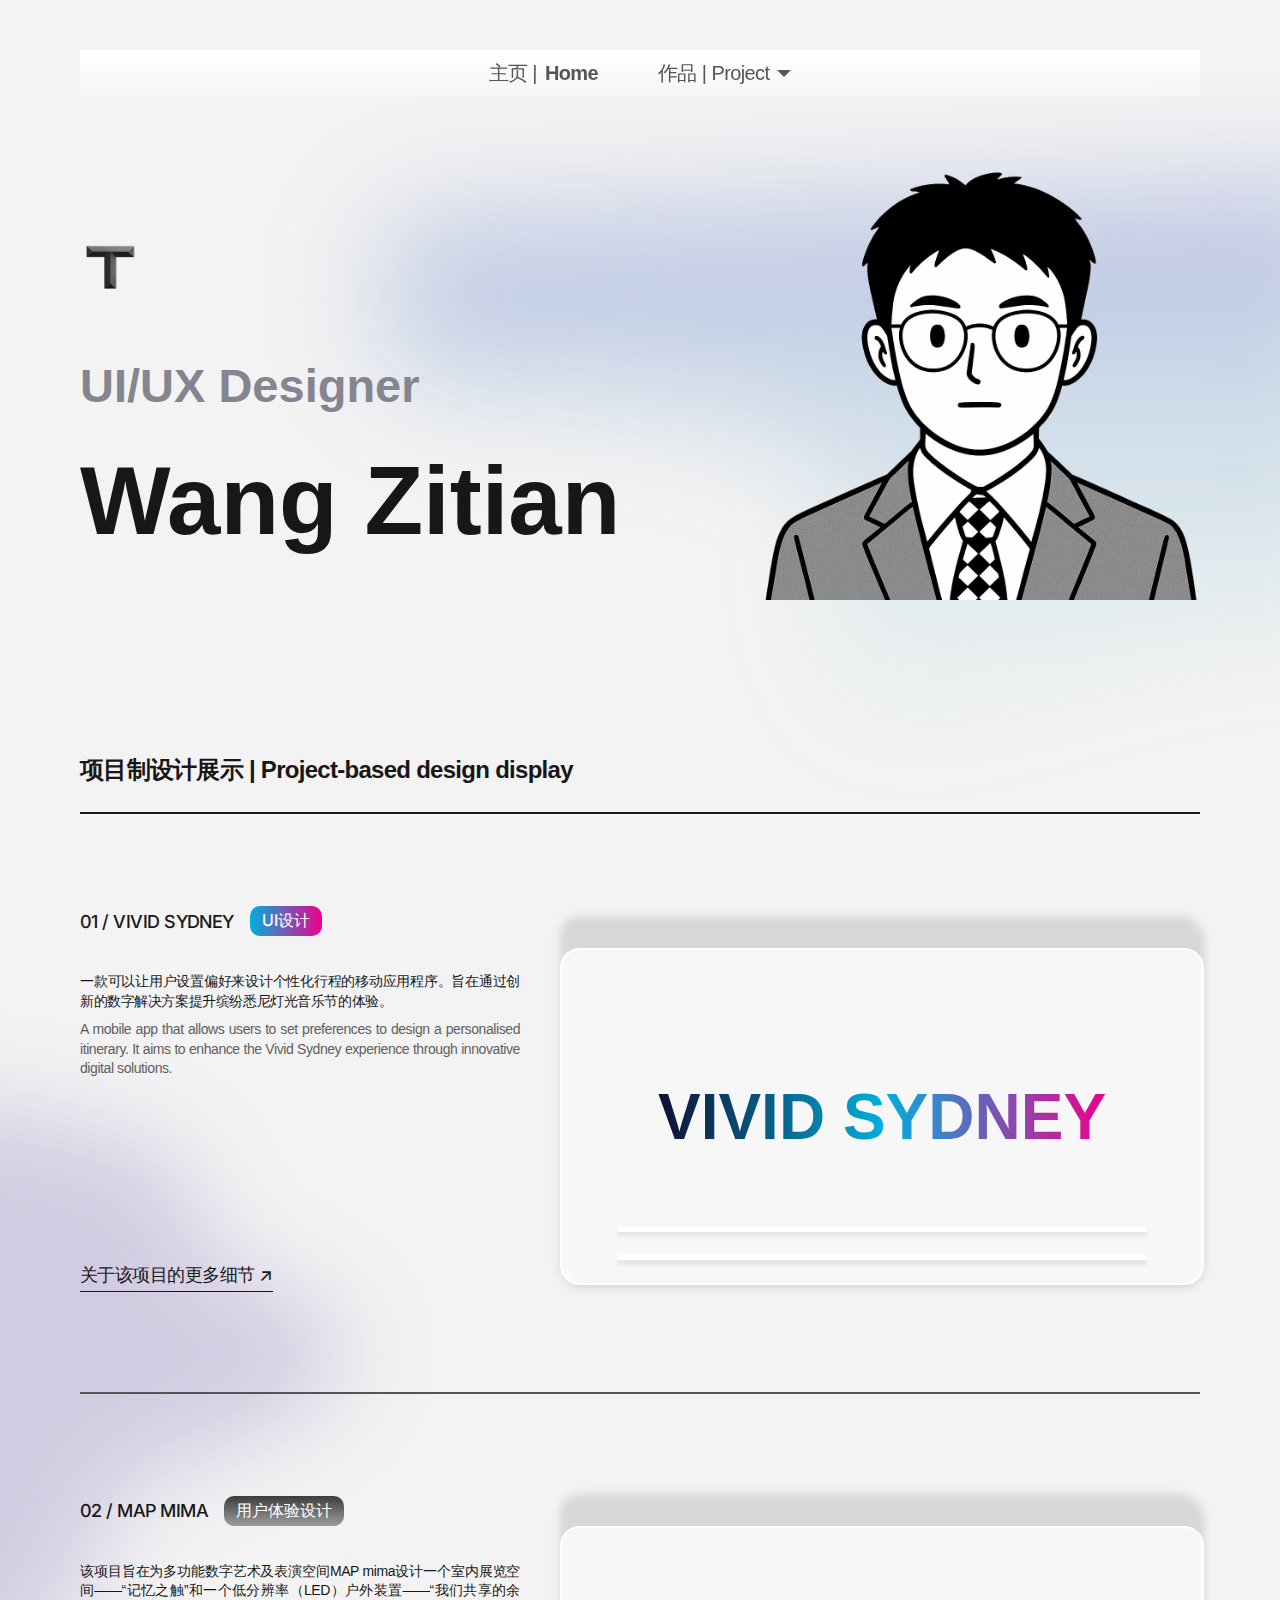
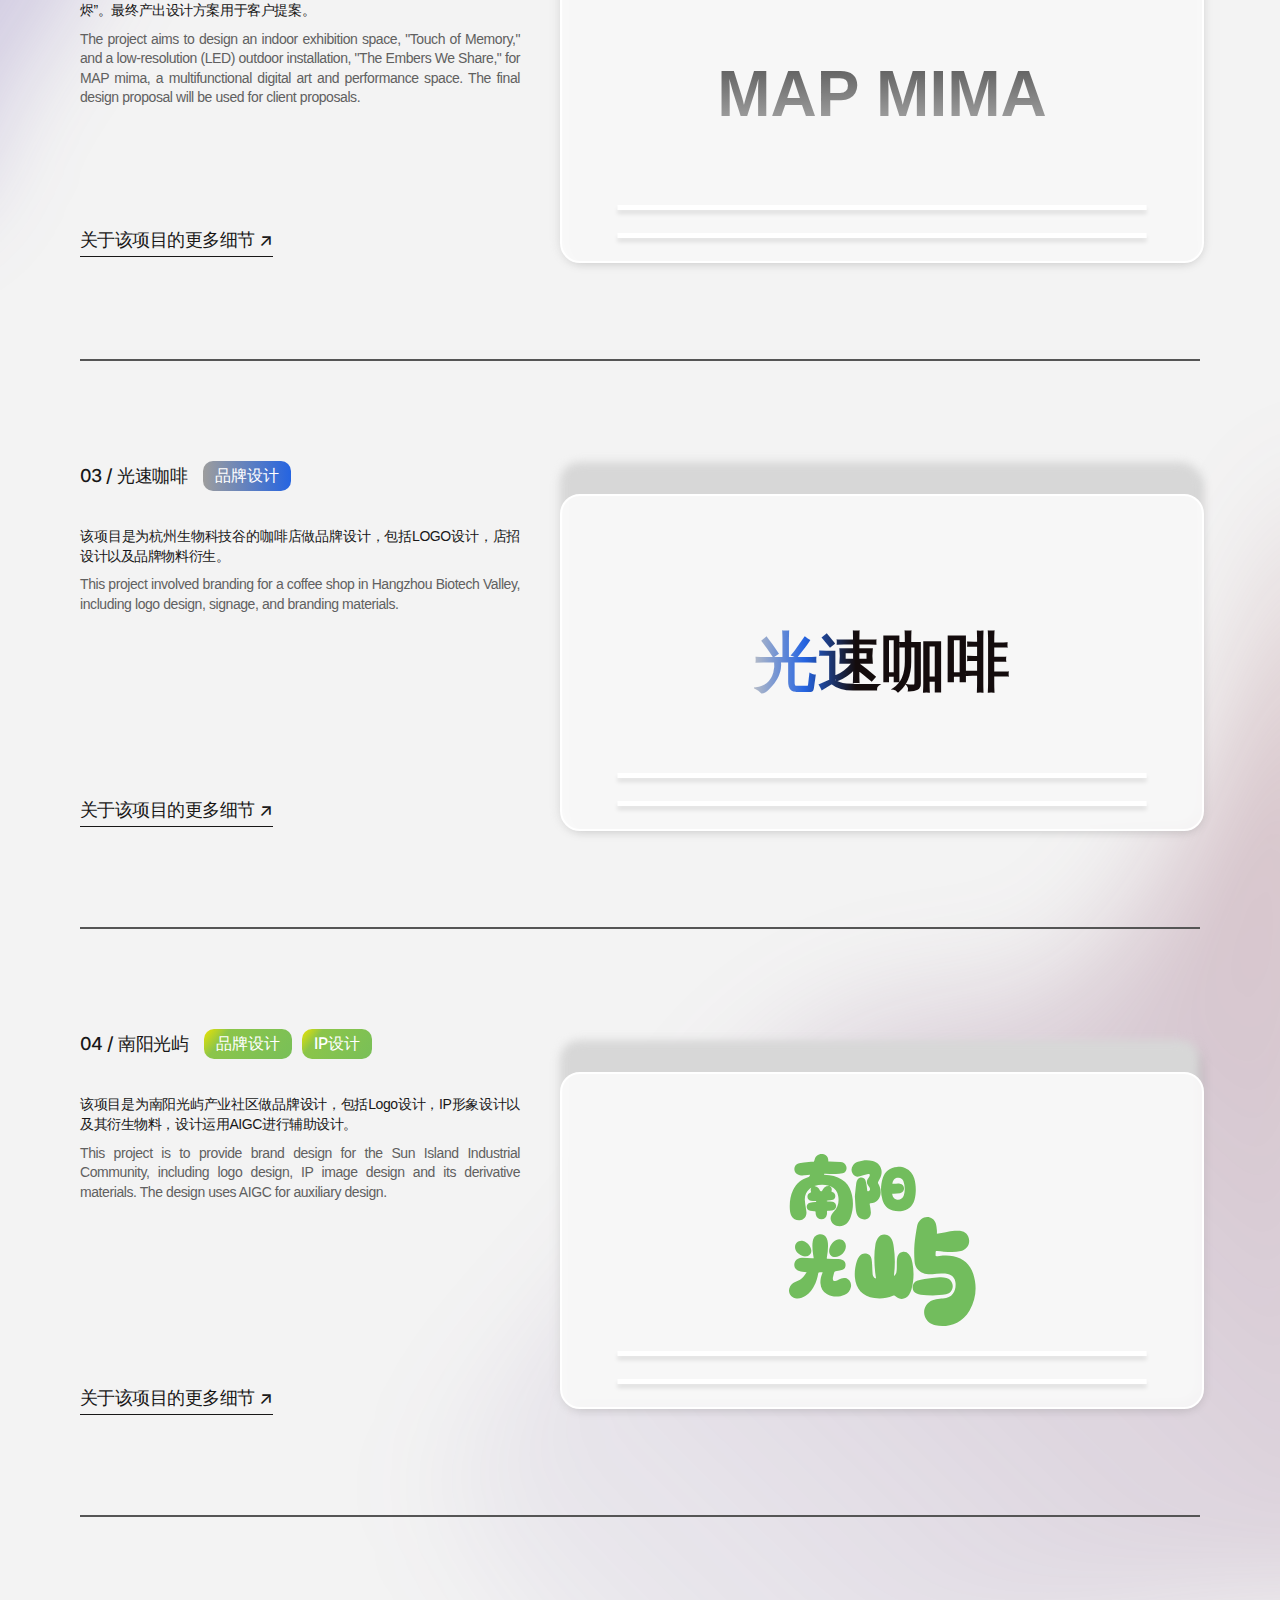
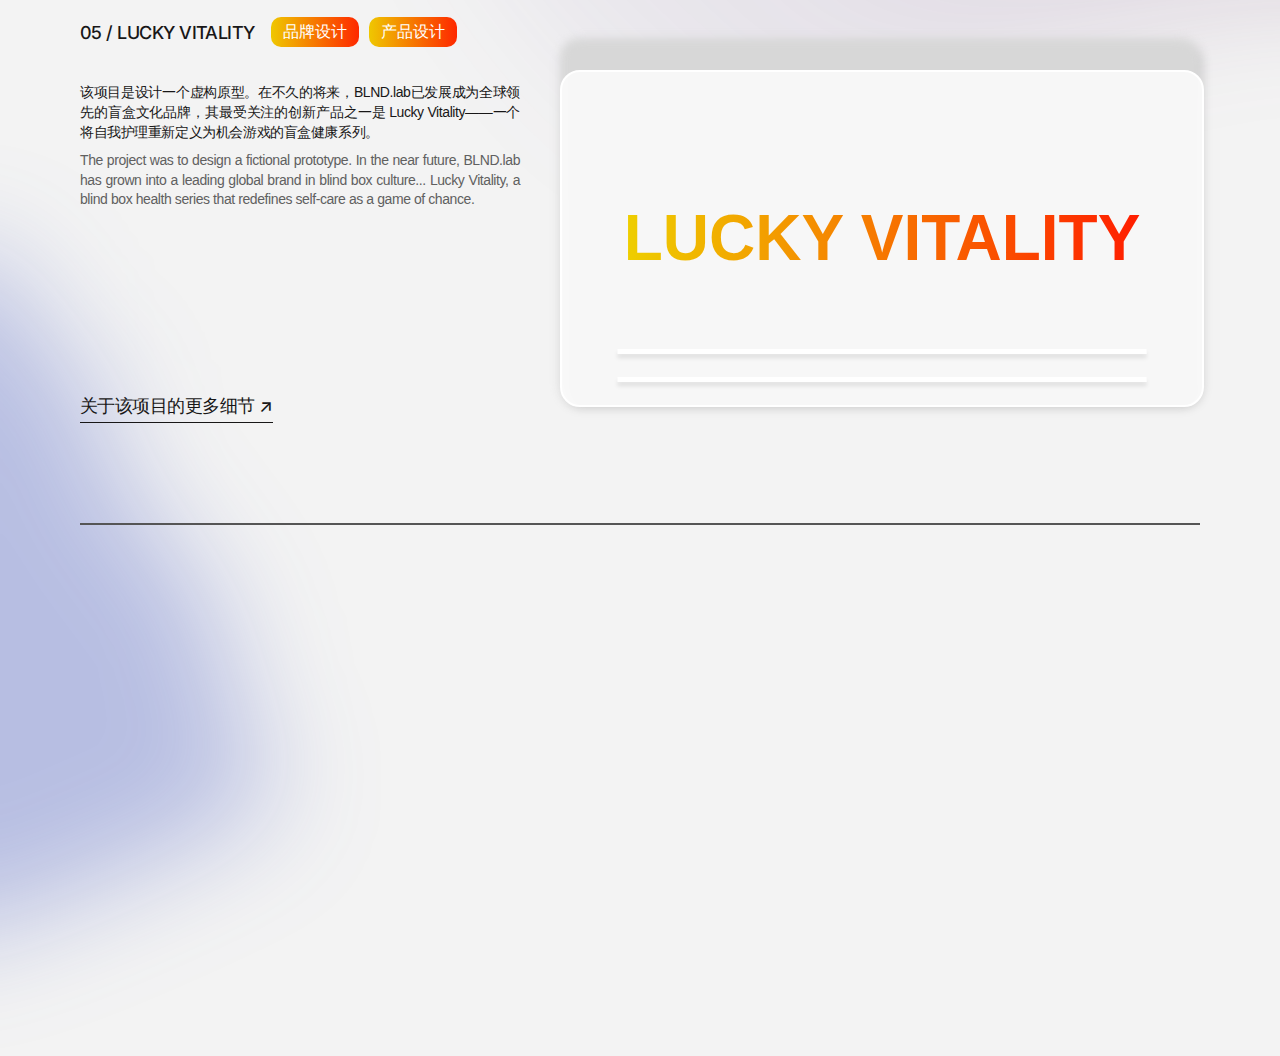
<file: index.html>
<!DOCTYPE html>
<html lang="en">
<head>
  <meta charset="UTF-8">
  <meta name="viewport" content="width=device-width, initial-scale=1.0">
  <title>Generated Page</title>
  <meta charset="UTF-8">
<meta name="viewport" content="width=device-width, initial-scale=1.0">
<title>Wang Zitian - UI/UX Designer</title>
<link rel="preconnect" href="https://fonts.googleapis.com">
<link rel="preconnect" href="https://fonts.gstatic.com" crossorigin>
<link href="https://fonts.googleapis.com/css2?family=Inter:wght@400;500;700&family-Poppins:wght@600&display=swap" rel="stylesheet">
  <link rel="stylesheet" href="global.css">
  <style id="sections-styles">
/* CSS for section section:header */
.site-header {
  position: sticky;
  top: 0;
  padding-top: 50px;
  z-index: 100;
  height: 46px;
  margin-bottom: 65px;
}

.site-header .page-container {
  position: relative;
}

.main-nav {
  display: flex;
  justify-content: center;
  align-items: center;
  gap: 60px;
  height: 46px;
  background: linear-gradient(to bottom, rgba(255, 255, 255, 1) 0%, rgba(255, 255, 255, 0.6) 50%, rgba(255, 255, 255, 0.3) 100%);
  backdrop-filter: blur(1px);
  font-size: 20px;
  color: #555555;
  letter-spacing: -0.6px;
}

.main-nav a {
  display: flex;
  align-items: center;
  gap: 8px;
}

.main-nav .arrow-down {
  width: 0;
  height: 0;
  border-left: 7px solid transparent;
  border-right: 7px solid transparent;
  border-top: 7px solid #555555;
  cursor: pointer;
  transition: transform 0.2s ease;
}

.main-nav .arrow-down:hover {
  transform: scale(1.1);
}

/* 下拉菜单样式 */
.nav-projects {
  position: relative;
}

.nav-projects .dropdown {
  position: absolute;
  top: 100%;
  left: 0;
  background: rgba(255, 255, 255, 0.95);
  backdrop-filter: blur(10px);
  border-radius: 8px;
  padding: 15px 0;
  min-width: 200px;
  box-shadow: 0 4px 20px rgba(0, 0, 0, 0.1);
  display: none;
  transition: all 0.3s ease;
  z-index: 1000;
  flex-direction: column;
}

/* 移除悬停触发，改为JavaScript控制 */

.nav-projects .dropdown a {
  display: block !important;
  padding: 10px 20px;
  color: #555555;
  text-decoration: none;
  font-size: 16px;
  transition: background-color 0.2s ease;
  gap: 0 !important;
}

.nav-projects .dropdown a:hover {
  background-color: rgba(238, 238, 238, 0.3);
}

@media (max-width: 768px) {
  .site-header {
    padding-top: 20px;
    margin-bottom: 40px;
  }
  .main-nav {
    gap: 20px;
    font-size: 16px;
    flex-wrap: wrap;
  }
}

/* CSS for section section:hero */
.hero-section {
  position: relative;
}

.hero-container {
  display: flex;
  justify-content: space-between;
  align-items: center;
  gap: 20px;
}

.hero-text {
  display: flex;
  flex-direction: column;
}

.hero-t-icon {
  width: 120px;
  height: 116px;
  margin-bottom: 25px;
  margin-left: -30px; /* 使用负值移除图片左侧空白 */
}

.hero-subtitle {
  font-family: var(--font-tertiary);
  font-weight: 600;
  font-size: 47px;
  color: var(--color-text-tertiary);
  line-height: 1.5;
  margin-bottom: 25px;
}

.hero-title {
  font-family: var(--font-primary);
  font-weight: 700;
  font-size: 96px;
  color: var(--color-text-primary);
  line-height: 1.14;
}

.hero-image img {
  width: 439px;
  height: 439px;
  object-fit: contain;
}

@media (max-width: 1024px) {
  .hero-container {
    flex-direction: column-reverse;
    text-align: center;
    align-items: center;
  }
  .hero-text {
    align-items: center;
  }
  .hero-title {
    font-size: 64px;
  }
  .hero-subtitle {
    font-size: 32px;
  }
  .hero-image img {
    width: 300px;
    height: 300px;
  }
}

@media (max-width: 768px) {
  .hero-title {
    font-size: 48px;
  }
  .hero-subtitle {
    font-size: 24px;
  }
  .hero-image img {
    width: 250px;
    height: 250px;
  }
}

/* CSS for section section:projects */
.projects-section {
  margin-top: 150px;
}

.projects-header {
  margin-bottom: 92px;
}

.projects-title {
  font-family: var(--font-primary);
  font-weight: 700;
  font-size: 24px;
  letter-spacing: -0.72px;
  margin-bottom: 26px;
}

.header-divider {
  border: none;
  height: 2px;
  background-color: #1b1b1b;
}

.project-item {
  display: flex;
  justify-content: space-between;
  align-items: center;
  gap: 40px;
}

.project-info {
  flex: 1;
  max-width: 440px;
  display: flex;
  flex-direction: column;
}

.project-title-header {
  display: flex;
  align-items: center;
  gap: 16px;
  flex-wrap: wrap;
}

.project-title-header h3 {
  font-family: var(--font-secondary);
  font-weight: 500;
  font-size: 18px;
  letter-spacing: -0.54px;
}

.tags {
  display: flex;
  gap: 10px;
}

.tag {
  padding: 4px 12px;
  border-radius: 10px;
  color: #ffffff;
  font-family: var(--font-secondary);
  font-size: 16px;
  font-weight: 500;
  text-align: center;
}

.tag-vivid { background: linear-gradient(90deg, #00afdb 0%, #ec008c 100%); }
.tag-map { background: linear-gradient(0deg, #9d9d9d 0%, #3d3d3d 100%); }
.tag-coffee { background: linear-gradient(90deg, #9d9d9d 0%, #2564e1 100%); }
.tag-sun { background: linear-gradient(128deg, #ebe300 0%, #8bc54a 23.23%, #72bd5d 127.17%); }
.tag-lucky { background: linear-gradient(90deg, #efc701 0%, #fe2800 100%); }

.project-description-ch {
  font-family: 'PingFang SC', sans-serif;
  font-size: 14px;
  letter-spacing: -0.42px;
  line-height: 1.4;
  margin-top: 36px;
  text-align: justify;
}

.project-description-en {
  font-family: var(--font-primary);
  font-size: 14px;
  color: var(--color-text-secondary);
  letter-spacing: -0.42px;
  line-height: 1.4;
  margin-top: 9px;
  text-align: justify;
}

.project-link {
  font-family: var(--font-secondary);
  font-weight: 500;
  font-size: 18px;
  letter-spacing: -0.54px;
  margin-top: 184px;
  border-bottom: 1px solid var(--color-text-primary);
  padding-bottom: 4px;
  align-self: flex-start;
}

#project-link2 {
  font-family: var(--font-secondary);
  font-weight: 500;
  font-size: 18px;
  letter-spacing: -0.54px;
  margin-top: 120px;
  border-bottom: 1px solid var(--color-text-primary);
  padding-bottom: 4px;
  align-self: flex-start;
}

.project-separator {
  border: none;
  height: 2px;
  background-color: var(--color-divider);
  margin: 100px 0;
}

.project-thumbnail {
  flex-shrink: 0;
  width: 640px;
  height: 365px;
  position: relative;
  transition: transform 0.3s ease;
}

.project-thumbnail:hover {
  transform: translateY(-5px);
}

.project-thumbnail-link {
  display: block;
  text-decoration: none;
  color: inherit;
}

.project-thumbnail-link:hover .project-thumbnail {
  transform: translateY(-5px);
}

/* 保留其他项目的缩略图样式 */
.thumbnail-base {
  width: 100%;
  height: 100%;
  background-color: #d7d7d7;
  border-radius: 20px;
  filter: blur(4px);
  box-shadow: 2px 4px 4px 0px rgba(0, 0, 0, 0.25);
}

.thumbnail-overlay {
  position: absolute;
  top: 32px;
  left: 0;
  width: 100%;
  height: 333px;
  border: 2px solid #ffffff;
  backdrop-filter: blur(3px);
  background: rgba(255, 255, 255, 0.8);
  border-radius: 20px;
  display: flex;
  flex-direction: column;
  justify-content: center;
  align-items: center;
  text-align: center;
}

.thumbnail-title {
  font-family: var(--font-primary);
  font-weight: 700;
  font-size: 64px;
  -webkit-background-clip: text;
  -webkit-text-fill-color: transparent;
  background-clip: text;
  /* 使用标准属性替代非标准属性 */
  color: transparent;
}

.vivid-title { background-image: linear-gradient(90deg, #100e31 0%, #00afdb 50%, #ec008c 100%); }
.map-title { background-image: linear-gradient(180deg, #555555 0%, #bbbbbb 118.59%); }
.coffee-title { background-image: linear-gradient(90deg, #b4bbc8 0%, #2564e1 19.86%, #140c0d 39.73%); }
.lucky-title { background-image: linear-gradient(90deg, #eecf00 0%, #ff1e00 100%); }

.sun-island-ip {
  width: 187px;
  height: 174px;
}

.thumbnail-lines {
  position: absolute;
  bottom: 23px;
  left: 50%;
  transform: translateX(-50%);
  width: 529px;
  display: flex;
  flex-direction: column;
  gap: 23px;
}

.thumbnail-lines .line {
  height: 0;
  border-top: 5px solid #ffffff;
  box-shadow: 0px 4px 4px 0px rgba(0, 0, 0, 0.1);
}



@media (max-width: 1024px) {
  .project-item {
    flex-direction: column;
    align-items: center;
  }
  .project-info {
    max-width: 100%;
    align-items: center;
    text-align: center;
  }
  .project-link {
    margin-top: 40px;
    align-self: center;
  }
  .project-separator {
    margin: 60px 0;
  }
}

@media (max-width: 768px) {
  .projects-section {
    margin-top: 80px;
  }
  .projects-header {
    margin-bottom: 40px;
    text-align: center;
  }
  .project-thumbnail {
    width: 100%;
    max-width: 500px;
    height: auto;
    aspect-ratio: 640 / 365;
  }
  .thumbnail-overlay {
    height: calc(100% - 64px);
  }
  .thumbnail-title {
    font-size: 40px;
  }
  .thumbnail-lines {
    width: 80%;
  }
}
  </style>
  <script src="global.js" defer></script>
</head>
<body>
<header class="site-header">
  <div class="page-container">
    <nav class="main-nav">
      <a href="index.html">主页 | <strong>Home</strong></a>
      <div class="nav-projects">
        <a href="#projects">作品 | Project <span class="arrow-down"></span></a>
        <div class="dropdown">
          <a href="index2.html">VIVID SYDNEY</a>
          <a href="index3.html">MAP MIMA</a>
          <a href="index4.html">光速咖啡</a>
          <a href="index5.html">南阳光屿</a>
          <a href="index6.html">LUCKY VITALITY</a>
        </div>
      </div>
    </nav>
  </div>
</header>
<section id="hero" class="hero-section">
  <div class="page-container hero-container">
    <div class="hero-text">
      <img src="images/78b2ce830708746d43018051b46c8ae27ce69c56.png 14-38-51-107.png" alt="T icon" class="hero-t-icon">
      <h2 class="hero-subtitle">UI/UX Designer</h2>
      <h1 class="hero-title">Wang Zitian</h1>
    </div>
    <div class="hero-image">
      <img src="images/6636ab17a5048c04385f4008c5db0962a4753d44.png 14-38-51-453.png" alt="Wang Zitian illustration">
    </div>
  </div>
  <div class="background-image">
    <img src="images/105_310.svg 14-38-51-135.svg" alt="">
    <span class="sr-only">Abstract background graphic</span>
  </div>
</section>
<section id="projects" class="projects-section">
  <div class="page-container">
    <header class="projects-header">
      <h2 class="projects-title">项目制设计展示 | Project-based design display</h2>
      <hr class="header-divider">
    </header>

    <div class="projects-list">
      <article class="project-item">
        <div class="project-info">
          <header class="project-title-header">
            <h3>01 / VIVID SYDNEY</h3>
            <div class="tags">
              <span class="tag tag-vivid">UI设计</span>
            </div>
          </header>
          <p class="project-description-ch">一款可以让用户设置偏好来设计个性化行程的移动应用程序。旨在通过创新的数字解决方案提升缤纷悉尼灯光音乐节的体验。</p>
          <p class="project-description-en">A mobile app that allows users to set preferences to design a personalised itinerary. It aims to enhance the Vivid Sydney experience through innovative digital solutions.</p>
          <a href="index2.html" class="project-link">关于该项目的更多细节 ↗</a>
        </div>
        <!--merged image-->
        <a href="index2.html" class="project-thumbnail-link">
          <div class="project-thumbnail">
            <div class="thumbnail-base"></div>
            <div class="thumbnail-overlay">
              <h4 class="thumbnail-title vivid-title">VIVID SYDNEY</h4>
              <div class="thumbnail-lines">
                <div class="line"></div>
                <div class="line"></div>
              </div>
            </div>
          </div>
        </a>
      </article>
      <hr class="project-separator">

      <article class="project-item">
        <div class="project-info">
          <header class="project-title-header">
            <h3>02 / MAP MIMA</h3>
            <div class="tags">
              <span class="tag tag-map">用户体验设计</span>
            </div>
          </header>
          <p class="project-description-ch">该项目旨在为多功能数字艺术及表演空间MAP mima设计一个室内展览空间——“记忆之触”和一个低分辨率（LED）户外装置——“我们共享的余烬”。最终产出设计方案用于客户提案。</p>
          <p class="project-description-en">The project aims to design an indoor exhibition space, "Touch of Memory," and a low-resolution (LED) outdoor installation, "The Embers We Share," for MAP mima, a multifunctional digital art and performance space. The final design proposal will be used for client proposals.</p>
          <a href="index3.html" id="project-link2">关于该项目的更多细节 ↗</a>
        </div>
        <!--merged image-->
        <a href="index3.html" class="project-thumbnail-link">
          <div class="project-thumbnail">
            <div class="thumbnail-base"></div>
            <div class="thumbnail-overlay">
              <h4 class="thumbnail-title map-title">MAP MIMA</h4>
              <div class="thumbnail-lines">
                <div class="line"></div>
                <div class="line"></div>
              </div>
            </div>
          </div>
        </a>
      </article>
      <hr class="project-separator">

      <article class="project-item">
        <div class="project-info">
          <header class="project-title-header">
            <h3>03 / 光速咖啡</h3>
            <div class="tags">
              <span class="tag tag-coffee">品牌设计</span>
            </div>
          </header>
          <p class="project-description-ch">该项目是为杭州生物科技谷的咖啡店做品牌设计，包括LOGO设计，店招设计以及品牌物料衍生。</p>
          <p class="project-description-en">This project involved branding for a coffee shop in Hangzhou Biotech Valley, including logo design, signage, and branding materials.</p>
          <a href="index4.html" class="project-link">关于该项目的更多细节 ↗</a>
        </div>
        <!--merged image-->
        <a href="index4.html" class="project-thumbnail-link">
          <div class="project-thumbnail">
            <div class="thumbnail-base"></div>
            <div class="thumbnail-overlay">
              <h4 class="thumbnail-title coffee-title">光速咖啡</h4>
              <div class="thumbnail-lines">
                <div class="line"></div>
                <div class="line"></div>
              </div>
            </div>
          </div>
        </a>
      </article>
      <hr class="project-separator">

      <article class="project-item">
        <div class="project-info">
          <header class="project-title-header">
            <h3>04 / 南阳光屿</h3>
            <div class="tags">
              <span class="tag tag-sun">品牌设计</span>
              <span class="tag tag-sun">IP设计</span>
            </div>
          </header>
          <p class="project-description-ch">该项目是为南阳光屿产业社区做品牌设计，包括Logo设计，IP形象设计以及其衍生物料，设计运用AIGC进行辅助设计。</p>
          <p class="project-description-en">This project is to provide brand design for the Sun Island Industrial Community, including logo design, IP image design and its derivative materials. The design uses AIGC for auxiliary design.</p>
          <a href="index5.html" class="project-link">关于该项目的更多细节 ↗</a>
        </div>
        <!--merged image-->
        <a href="index5.html" class="project-thumbnail-link">
          <div class="project-thumbnail">
            <div class="thumbnail-base"></div>
            <div class="thumbnail-overlay">
              <img src="images/I231_811_231_535.svg" alt="Sun Island IP" class="sun-island-ip">
              <div class="thumbnail-lines">
                <div class="line"></div>
                <div class="line"></div>
              </div>
            </div>
          </div>
        </a>
      </article>
      <hr class="project-separator">

      <article class="project-item">
        <div class="project-info">
          <header class="project-title-header">
            <h3>05 / LUCKY VITALITY</h3>
            <div class="tags">
              <span class="tag tag-lucky">品牌设计</span>
              <span class="tag tag-lucky">产品设计</span>
            </div>
          </header>
          <p class="project-description-ch">该项目是设计一个虚构原型。在不久的将来，BLND.lab已发展成为全球领先的盲盒文化品牌，其最受关注的创新产品之一是 Lucky Vitality——一个将自我护理重新定义为机会游戏的盲盒健康系列。</p>
          <p class="project-description-en">The project was to design a fictional prototype. In the near future, BLND.lab has grown into a leading global brand in blind box culture... Lucky Vitality, a blind box health series that redefines self-care as a game of chance.</p>
          <a href="index6.html" class="project-link">关于该项目的更多细节 ↗</a>
        </div>
        <!--merged image-->
        <a href="index6.html" class="project-thumbnail-link">
          <div class="project-thumbnail">
            <div class="thumbnail-base"></div>
            <div class="thumbnail-overlay">
              <h4 class="thumbnail-title lucky-title">LUCKY VITALITY</h4>
              <div class="thumbnail-lines">
                <div class="line"></div>
                <div class="line"></div>
              </div>
            </div>
          </div>
        </a>
      </article>
      <hr class="project-separator">

    </div>
  </div>
</section>
<script>
// 下拉菜单悬停控制
document.addEventListener('DOMContentLoaded', function() {
  const navProjects = document.querySelector('.nav-projects');
  const projectLink = document.querySelector('.nav-projects a');
  const dropdown = document.querySelector('.nav-projects .dropdown');

  if (navProjects && projectLink && dropdown) {
    // 鼠标悬停在整个nav-projects区域显示下拉菜单
    navProjects.addEventListener('mouseenter', function() {
      dropdown.style.display = 'flex';
      dropdown.style.flexDirection = 'column';
    });

    // 鼠标离开整个nav-projects区域隐藏下拉菜单
    navProjects.addEventListener('mouseleave', function() {
      dropdown.style.display = 'none';
    });
  }
});
</script>
</body>
</html>
</file>
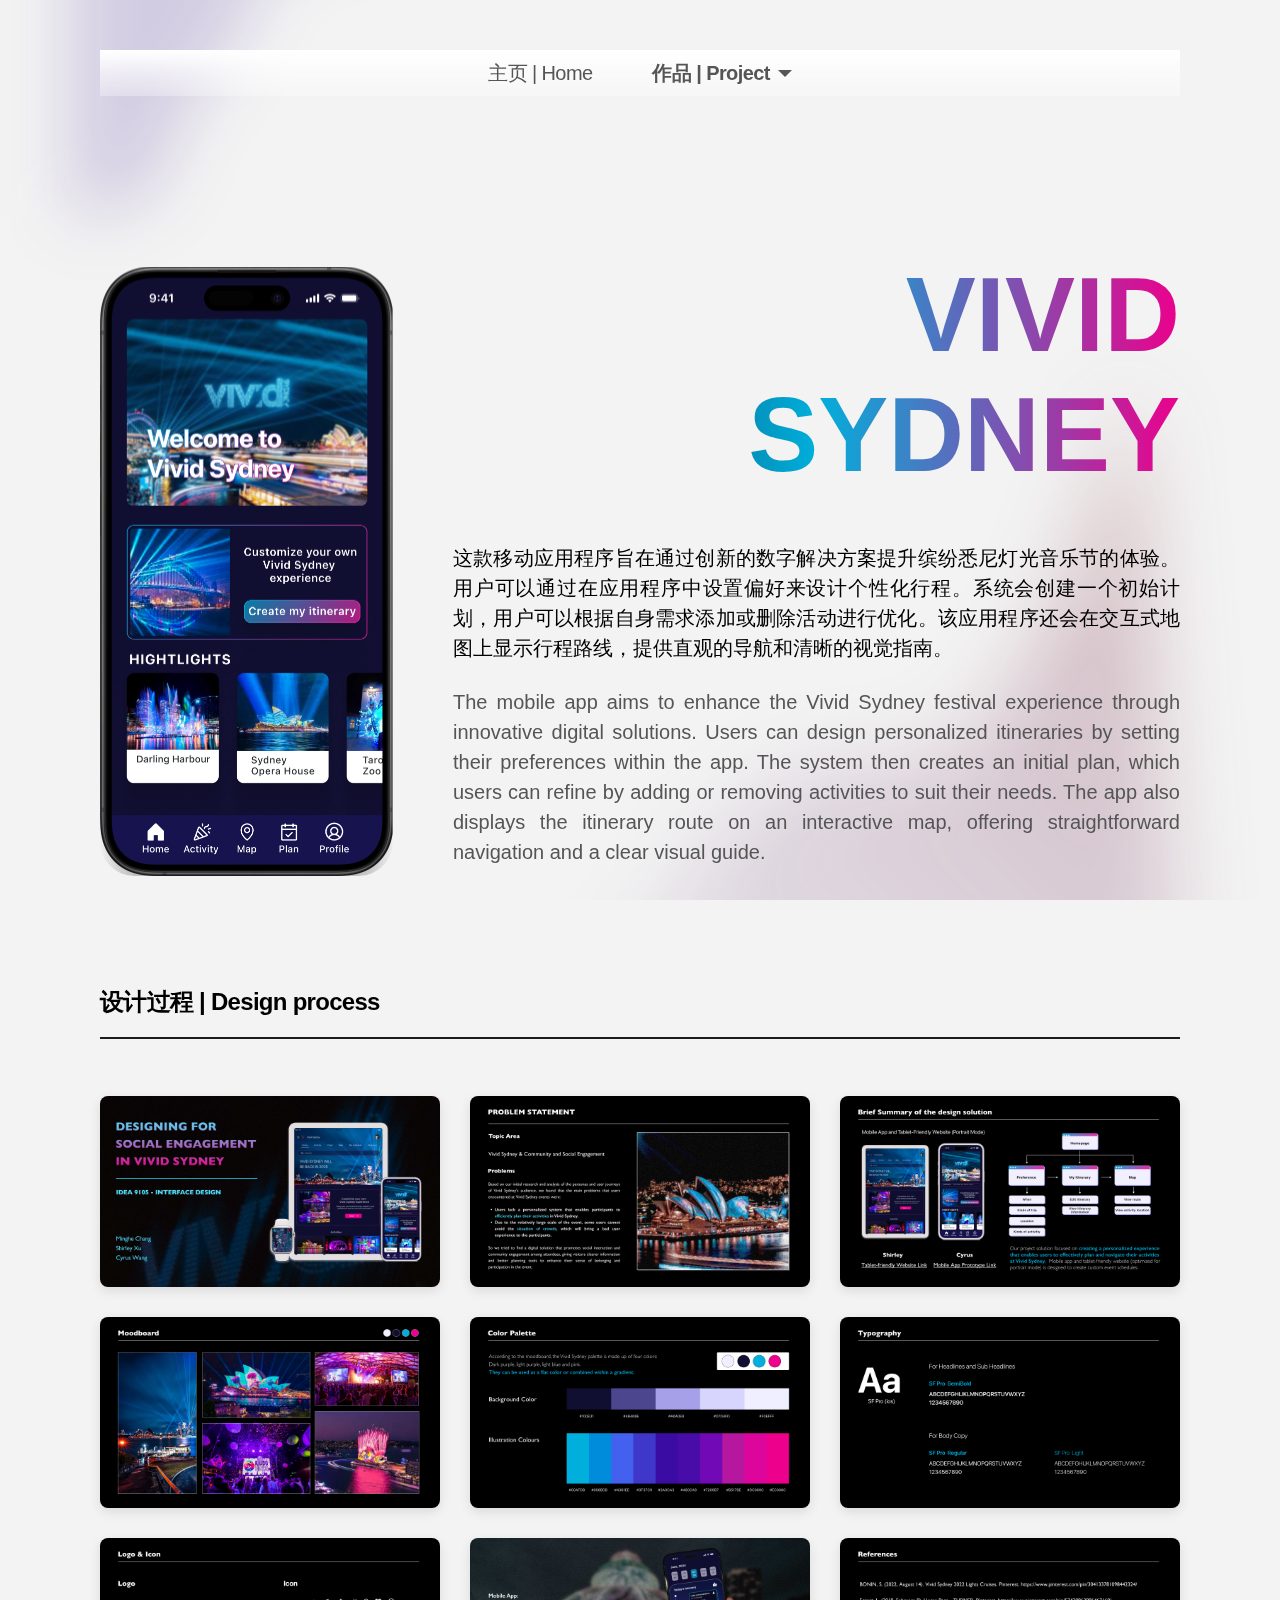
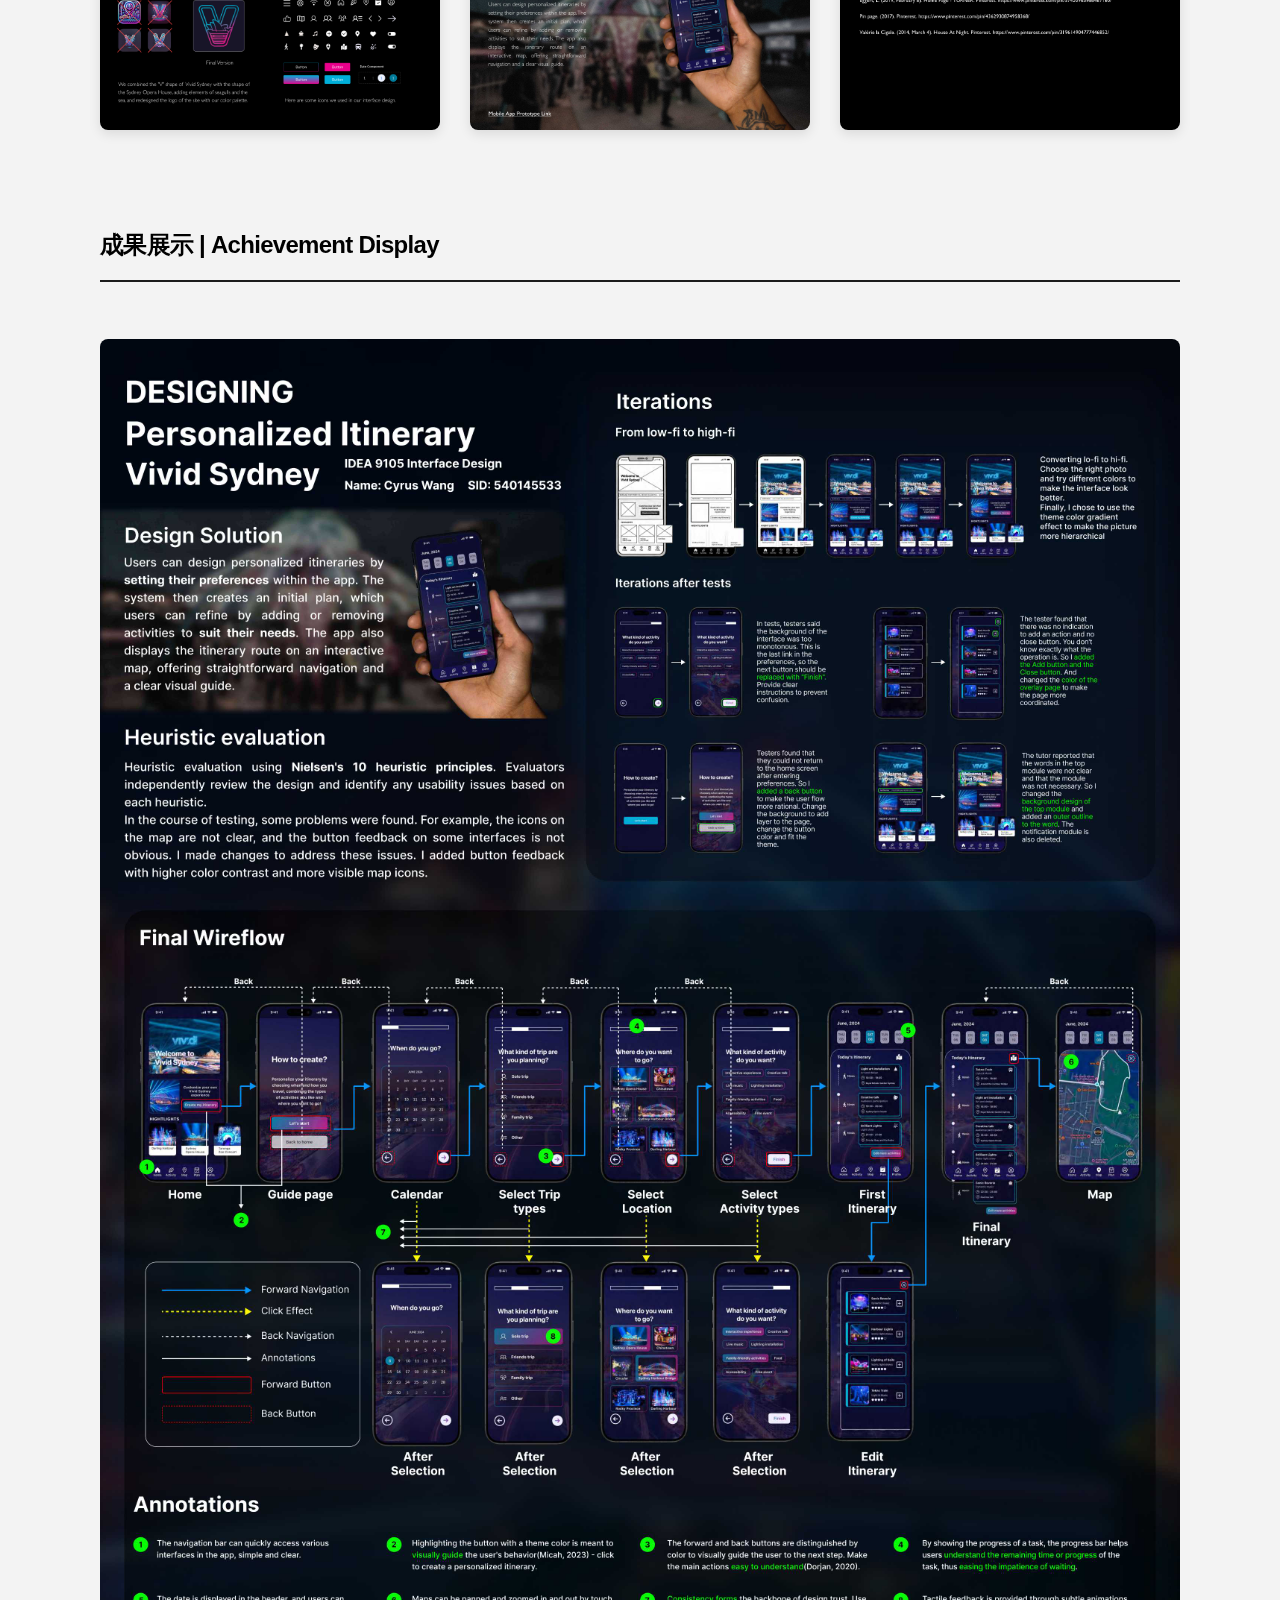
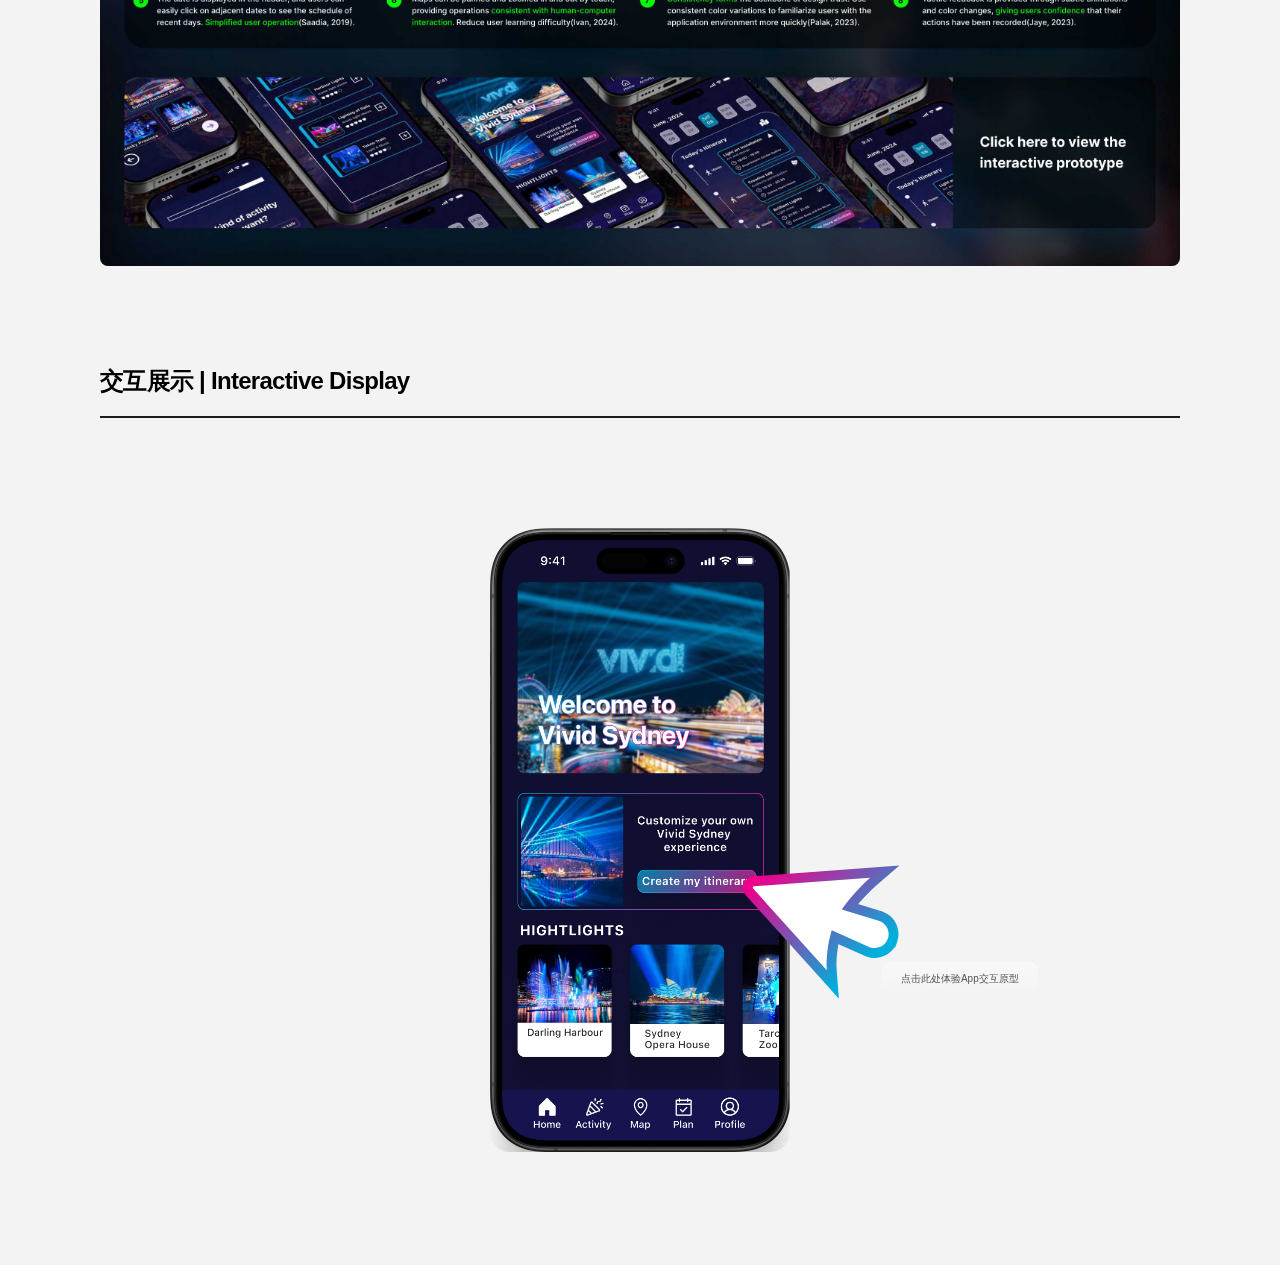
<file: index2.html>
<!DOCTYPE html>
<html lang="en">
<head>
  <meta charset="UTF-8">
  <meta name="viewport" content="width=device-width, initial-scale=1.0">
  <title>Generated Page</title>
  <meta charset="UTF-8">
<meta name="viewport" content="width=device-width, initial-scale=1.0">
<title>VIVID SYDNEY</title>
<link rel="preconnect" href="https://fonts.googleapis.com">
<link rel="preconnect" href="https://fonts.gstatic.com" crossorigin>
<link href="https://fonts.googleapis.com/css2?family=Roboto:wght@500&display=swap" rel="stylesheet">
  <link rel="stylesheet" href="global2.css">
  <style id="sections-styles">
/* CSS for section section:header */
.site-header {
  position: sticky;
  top: 0;
  padding-top: 50px;
  z-index: 100;
  height: 46px;
  margin-bottom: 65px;
}

.site-header .page-container {
  position: relative;
}

.main-nav {
  display: flex;
  justify-content: center;
  align-items: center;
  gap: 60px;
  height: 46px;
  background: linear-gradient(to bottom, rgba(255, 255, 255, 1) 0%, rgba(255, 255, 255, 0.6) 50%, rgba(255, 255, 255, 0.3) 100%);
  backdrop-filter: blur(1px);
  font-size: 20px;
  color: #555555;
  letter-spacing: -0.6px;
}

.main-nav a {
  display: flex;
  align-items: center;
  gap: 8px;
  text-decoration: none;
  color: #555555;
}

.main-nav .arrow-down {
  width: 0;
  height: 0;
  border-left: 7px solid transparent;
  border-right: 7px solid transparent;
  border-top: 7px solid #555555;
  cursor: pointer;
  transition: transform 0.2s ease;
}

.main-nav .arrow-down:hover {
  transform: scale(1.1);
}

/* 下拉菜单样式 */
.nav-projects {
  position: relative;
}

.nav-projects .dropdown {
  position: absolute;
  top: 100%;
  left: 0;
  background: rgba(255, 255, 255, 0.95);
  backdrop-filter: blur(10px);
  border-radius: 8px;
  padding: 15px 0;
  min-width: 200px;
  box-shadow: 0 4px 20px rgba(0, 0, 0, 0.1);
  display: none;
  transition: all 0.3s ease;
  z-index: 1000;
  flex-direction: column;
}

.nav-projects .dropdown a {
  display: block !important;
  padding: 10px 20px;
  color: #555555;
  text-decoration: none;
  font-size: 16px;
  transition: background-color 0.2s ease;
  gap: 0 !important;
}

.nav-projects .dropdown a:hover {
  background-color: rgba(238, 238, 238, 0.3);
}

/* CSS for section section:hero */
.hero-container {
  display: flex;
  align-items: center;
  gap: 60px;
  padding-top: 100px;
}

.phone-mockup-container {
  position: relative;
  width: 293px;
  height: 609px;
  flex-shrink: 0;
}

.phone-frame-img {
  position: absolute;
  top: -16px;
  left: -26px;
  width: 325px;
  height: 641px;
  pointer-events: none;
}

.phone-screen {
  position: relative;
  width: 100%;
  height: 100%;
  background-color: transparent;
  border-radius: 34px;
  overflow: hidden;
  display: flex;
  flex-direction: column;
}

.phone-bg-img {
  position: absolute;
  top: 0;
  left: 0;
  width: 100%;
  height: auto;
  z-index: 1;
}

.phone-content {
  position: relative;
  z-index: 2;
  padding: 12px 12px 0;
  flex-grow: 1;
  overflow-y: auto;
}

.status-bar {
  display: flex;
  justify-content: space-between;
  align-items: center;
  color: white;
  font-size: 12px;
  padding: 0 10px;
}

.status-icons {
  display: flex;
  gap: 5px;
}

.welcome-banner {
  margin-top: 56px;
  margin-left: 10px;
}

.welcome-text {
  font-size: 25px;
  font-weight: 700;
  color: white;
  line-height: 1.2;
  text-shadow: 0px 2px 2px rgba(0,0,0,0.25);
}

.itinerary-promo {
  background-color: rgba(0,0,0,0.2);
  border-radius: 7px;
  display: flex;
  align-items: center;
  margin-top: 100px;
  padding: 8px;
  gap: 8px;
}

.promo-img {
  width: 107px;
  height: 114px;
  object-fit: cover;
  border-radius: 7px 0 0 7px;
}

.promo-text {
  color: white;
  font-size: 11px;
  text-align: center;
  flex-grow: 1;
}

.promo-button {
  display: inline-block;
  background: linear-gradient(132deg, rgba(0, 175, 219, 0.7) 0%, rgba(255, 27, 162, 0.7) 138.35%);
  color: white;
  padding: 8px 12px;
  border-radius: 7px;
  text-decoration: none;
  margin-top: 10px;
  font-size: 11px;
}

.highlights-title {
  color: white;
  font-size: 14px;
  font-weight: 700;
  margin: 15px 0 5px 5px;
}

.highlights-grid {
  display: grid;
  grid-template-columns: repeat(3, 1fr);
  gap: 10px;
}

.highlight-item {
  background-color: white;
  border-radius: 7px;
  overflow: hidden;
  box-shadow: 0px 2px 6px rgba(0,0,0,0.1);
}

.highlight-item img {
  width: 100%;
  height: 80px;
  object-fit: cover;
}

.highlight-item p {
  font-size: 9.6px;
  color: #272c2f;
  padding: 5px;
  margin: 0;
  line-height: 1.2;
}

.phone-footer {
  display: flex;
  justify-content: space-around;
  background-color: #16134e;
  padding: 8px 0 15px;
  position: relative;
  z-index: 3;
}

.footer-icon {
  display: flex;
  flex-direction: column;
  align-items: center;
  gap: 4px;
  text-decoration: none;
  color: white;
  font-size: 9.6px;
  opacity: 0.7;
}
.footer-icon.active {
  opacity: 1;
}

.footer-icon img {
  height: 17px;
}

.hero-text-content {
  flex-grow: 1;
}

.hero-title {
  font-family: 'Helvetica', sans-serif;
  font-weight: 700;
  font-size: 105px;
  text-align: right;
  background: var(--gradient-text);
  -webkit-background-clip: text;
  background-clip: text;
  color: transparent;
  margin: 0 0 48px 0;
}

.hero-description-cn, .hero-description-en {
  font-size: 20px;
  line-height: 1.5;
  text-align: justify;
}
.hero-description-cn {
  color: var(--text-primary);
  margin-bottom: 24px;
}
.hero-description-en {
  color: var(--text-secondary);
}

@media (max-width: 1024px) {
  .hero-container {
    flex-direction: column;
    text-align: center;
    padding-top: 20px;
  }
  .hero-title {
    font-size: 8vw;
    text-align: center;
  }
  .hero-description-cn, .hero-description-en {
    text-align: left;
  }
}

/* CSS for section section:design-process */
.gallery-grid {
  display: grid;
  grid-template-columns: repeat(auto-fit, minmax(300px, 1fr));
  gap: 30px;
}
.gallery-item img {
  width: 100%;
  height: auto;
  display: block;
  border-radius: 8px;
  box-shadow: 0 4px 12px rgba(0,0,0,0.1);
  cursor: pointer;
  transition: transform 0.3s ease;
}

.gallery-item img:hover {
  transform: scale(1.05);
}

/* 模态框样式 */
.modal {
  display: none;
  position: fixed;
  z-index: 1000;
  left: 0;
  top: 0;
  width: 100%;
  height: 100%;
  overflow: auto;
  background-color: rgba(0,0,0,0.9);
  align-items: center;
  justify-content: center;
}

.modal.show {
  display: flex;
}

.modal-container {
  display: flex;
  flex-direction: column;
  align-items: center;
  justify-content: center;
  max-width: 90%;
  max-height: 90%;
}

.modal-content {
  display: block;
  width: 100%;
  max-width: 1200px;
  max-height: 80vh;
  object-fit: contain;
  margin-bottom: 20px;
}

#caption {
  text-align: center;
  color: #fff;
  font-size: 18px;
  padding: 10px 20px;
  background-color: rgba(0,0,0,0.7);
  border-radius: 8px;
  max-width: 800px;
  line-height: 1.4;
}

.modal-content, #caption {
  animation-name: zoom;
  animation-duration: 0.6s;
}

@keyframes zoom {
  from {opacity:0}
  to {opacity:1}
}

.close {
  position: absolute;
  top: 15px;
  right: 35px;
  color: #f1f1f1;
  font-size: 40px;
  font-weight: bold;
  transition: 0.3s;
}

.close:hover,
.close:focus {
  color: #bbb;
  text-decoration: none;
  cursor: pointer;
}

/* CSS for section section:achievements */
.achievement-img {
  width: 100%;
  height: auto;
  display: block;
  border-radius: 8px;
}

/* CSS for section section:interactive */
.interactive-display-container {
  position: relative;
  display: flex;
  justify-content: center;
  align-items: center;
  min-height: 750px;
}

.phone-mockup-container-large {
  position: relative;
  width: 343px;
  height: 714px;
}

.phone-frame-img-large {
  position: absolute;
  top: -18px;
  left: -19px;
  width: 381px;
  height: 751px;
  pointer-events: none;
}

.phone-screen-large {
  position: relative;
  width: 100%;
  height: 100%;
  background-color: #100e31;
  border-radius: 40px;
  overflow: hidden;
  background-image: url('images2/Frame 217.png');
  background-size: cover;
}

.status-bar-large {
  color: white;
  font-size: 14px;
  padding: 18px 30px;
}

.cursor-icon {
  position: absolute;
  width: 222px;
  height: 222px;
  top: 50%;
  left: 50%;
  transform: translate(35%, -25%) rotate(-20.92deg);
  pointer-events: none;
}

.interactive-link-box {
  position: absolute;
  top: 65%;
  left: 65%;
  transform: translateX(50%);
  padding: 10px 20px;
  background: linear-gradient(181deg, rgba(255, 255, 255, 0.5) 0%, rgba(255, 255, 255, 0) 100.03%);
  backdrop-filter: blur(7px);
  -webkit-backdrop-filter: blur(7px);
  border-radius: 10px;
  text-decoration: none;
}

.interactive-link-box p {
  margin: 0;
  color: var(--text-secondary);
  font-size: 10px;
}

@media (max-width: 768px) {
  .interactive-display-container {
    transform: scale(0.8);
    min-height: 600px;
  }
  .cursor-icon {
    display: none;
  }
  .interactive-link-box {
    position: static;
    margin-top: 20px;
  }
  .interactive-display-container {
    flex-direction: column;
  }
}
  </style>
  <script>
    document.addEventListener('DOMContentLoaded', function() {
      const navProjects = document.querySelector('.nav-projects');
      const dropdown = document.querySelector('.dropdown');
      
      if (navProjects && dropdown) {
        // 悬停效果
        navProjects.addEventListener('mouseenter', function() {
          dropdown.style.display = 'flex';
        });
        
        navProjects.addEventListener('mouseleave', function() {
          dropdown.style.display = 'none';
        });
        
        // 保留点击效果作为备用
        navProjects.addEventListener('click', function(e) {
          e.preventDefault();
          dropdown.style.display = dropdown.style.display === 'flex' ? 'none' : 'flex';
        });
        
        // 点击其他地方关闭下拉菜单
        document.addEventListener('click', function(e) {
          if (!navProjects.contains(e.target)) {
            dropdown.style.display = 'none';
          }
        });
      }
      
      // 图片放大功能
      const modal = document.getElementById('imageModal');
      const modalImg = document.getElementById('modalImage');
      const captionText = document.getElementById('caption');
      const closeBtn = document.getElementsByClassName('close')[0];
      
      // 为所有gallery图片添加点击事件
       const galleryImages = document.querySelectorAll('.gallery-item img');
       galleryImages.forEach(function(img) {
         img.addEventListener('click', function() {
           modal.classList.add('show');
           modalImg.src = this.src;
           captionText.innerHTML = this.alt;
         });
       });
       
       // 点击关闭按钮关闭模态框
       closeBtn.addEventListener('click', function() {
         modal.classList.remove('show');
       });
       
       // 点击模态框背景关闭模态框
       modal.addEventListener('click', function(e) {
         if (e.target === modal) {
           modal.classList.remove('show');
         }
       });
       
       // 按ESC键关闭模态框
       document.addEventListener('keydown', function(e) {
         if (e.key === 'Escape' && modal.classList.contains('show')) {
           modal.classList.remove('show');
         }
       });
       
       // 为整个interactive-display-container区域添加点击跳转功能
       const interactiveContainer = document.querySelector('.interactive-display-container');
       if (interactiveContainer) {
         interactiveContainer.style.cursor = 'pointer';
         interactiveContainer.addEventListener('click', function(e) {
           // 如果点击的是已有的链接，不阻止默认行为
           if (e.target.closest('.interactive-link-box')) {
             return;
           }
           // 跳转到Figma原型
           window.open('https://www.figma.com/proto/Ut4gEbjtgpfeixDp5o4I2A/Cyrus-Wang?page-id=0%3A1&node-id=0-18&viewport=1479%2C736%2C0.45&t=l6ton2ZW8NKOGWhe-1&scaling=min-zoom&content-scaling=fixed', '_blank');
         });
       }
    });
  </script>
</head>
<body>
<header class="site-header">
  <div class="container header-container">
    <nav class="main-nav">
      <a href="index.html">主页 | Home</a>
      <div class="nav-projects">
        <a href="#projects"><strong>作品 | Project</strong> <span class="arrow-down"></span></a>
        <div class="dropdown">
          <a href="index2.html">VIVID SYDNEY</a>
          <a href="index3.html">MAP MIMA</a>
          <a href="index4.html">光速咖啡</a>
          <a href="index5.html">南阳光屿</a>
          <a href="index6.html">LUCKY VITALITY</a>
        </div>
      </div>
    </nav>
  </div>
</header>
<section id="hero">
  <div class="container hero-container">
    <!--merged image-->
    <div class="phone-mockup-container">
      <div class="phone-screen">
        <img src="images2/Frame 217.png" alt="Vivid Sydney App Interface" style="width: 100%; height: 100%; object-fit: cover; border-radius: inherit;">
      </div>
    </div>
    <div class="hero-text-content">
      <h1 class="hero-title">VIVID SYDNEY</h1>
      <p class="hero-description-cn">这款移动应用程序旨在通过创新的数字解决方案提升缤纷悉尼灯光音乐节的体验。用户可以通过在应用程序中设置偏好来设计个性化行程。系统会创建一个初始计划，用户可以根据自身需求添加或删除活动进行优化。该应用程序还会在交互式地图上显示行程路线，提供直观的导航和清晰的视觉指南。</p>
      <p class="hero-description-en">The mobile app aims to enhance the Vivid Sydney festival experience through innovative digital solutions. Users can design personalized itineraries by setting their preferences within the app. The system then creates an initial plan, which users can refine by adding or removing activities to suit their needs. The app also displays the itinerary route on an interactive map, offering straightforward navigation and a clear visual guide.</p>
    </div>
  </div>
</section>
<section id="design-process">
  <div class="container">
    <h2 class="section-title">设计过程 | Design process</h2>
    <hr class="divider">
    <div class="gallery-grid">
      <div class="gallery-item"><img src="images2/e509cfb0917181e6b7811212e59dfb15fb6f241f.png" alt="Design process image 1"></div>
      <div class="gallery-item"><img src="images2/9fa34010e1ebc9a5aa7f000dad79955a49d01d25.png" alt="Design process image 2"></div>
      <div class="gallery-item"><img src="images2/44753552ebcd55e53200174b861a9fd432b42cdb.png" alt="Design process image 3"></div>
      <div class="gallery-item"><img src="images2/945fc12c2da03cd24a6f0e7e4b1c5a0aa1639651.png" alt="Design process image 4"></div>
      <div class="gallery-item"><img src="images2/00ec245033ad58bf50b8b4508d7f9d57d193bd13.png" alt="Design process image 5"></div>
      <div class="gallery-item"><img src="images2/8e1243fb1996f222f6b5c94806eb9c6cffeb916a.png" alt="Design process image 6"></div>
      <div class="gallery-item"><img src="images2/2184f1abc0f1658c613b3868d27846358437eae0.png" alt="Design process image 7"></div>
      <div class="gallery-item"><img src="images2/8c9734ccc6b3e5ee13a22a989e9bbb99d0982e09.png" alt="Design process image 8"></div>
      <div class="gallery-item"><img src="images2/3014b10a234315e23e7b9834191d616b461f9fb9.png" alt="Design process image 9"></div>
    </div>
  </div>
</section>

<!-- 图片放大模态框 -->
<div id="imageModal" class="modal">
  <span class="close">&times;</span>
  <div class="modal-container">
    <img class="modal-content" id="modalImage">
    <div id="caption"></div>
  </div>
</div>

<section id="achievements">
  <div class="container">
    <h2 class="section-title">成果展示 | Achievement Display</h2>
    <hr class="divider">
    <img src="images2/d3453135fd01cf30eaa228fbd9f1c68b73b903c5.png" alt="Achievement Display" class="achievement-img">
  </div>
</section>
<section id="interactive">
  <div class="container" >
    <h2 class="section-title">交互展示 | Interactive Display</h2>
    <hr class="divider">
    <div class="interactive-display-container">
      <!--merged image-->
      <img src="images2/Frame 217.png" alt="Vivid Sydney App Interface" style="width: 100%; max-width: 300px; height: auto; margin-bottom: 20px; border-radius: 20px;">

      <img src="images2/76_1395.svg" alt="Cursor icon" class="cursor-icon">
      <a href="https://www.figma.com/proto/Ut4gEbjtgpfeixDp5o4I2A/Cyrus-Wang?page-id=0%3A1&node-id=0-18&viewport=1479%2C736%2C0.45&t=l6ton2ZW8NKOGWhe-1&scaling=min-zoom&content-scaling=fixed" class="interactive-link-box">
        <p>点击此处体验App交互原型</p>
      </a>
    </div>
  </div>
</section>
</body>
</html>
</file>
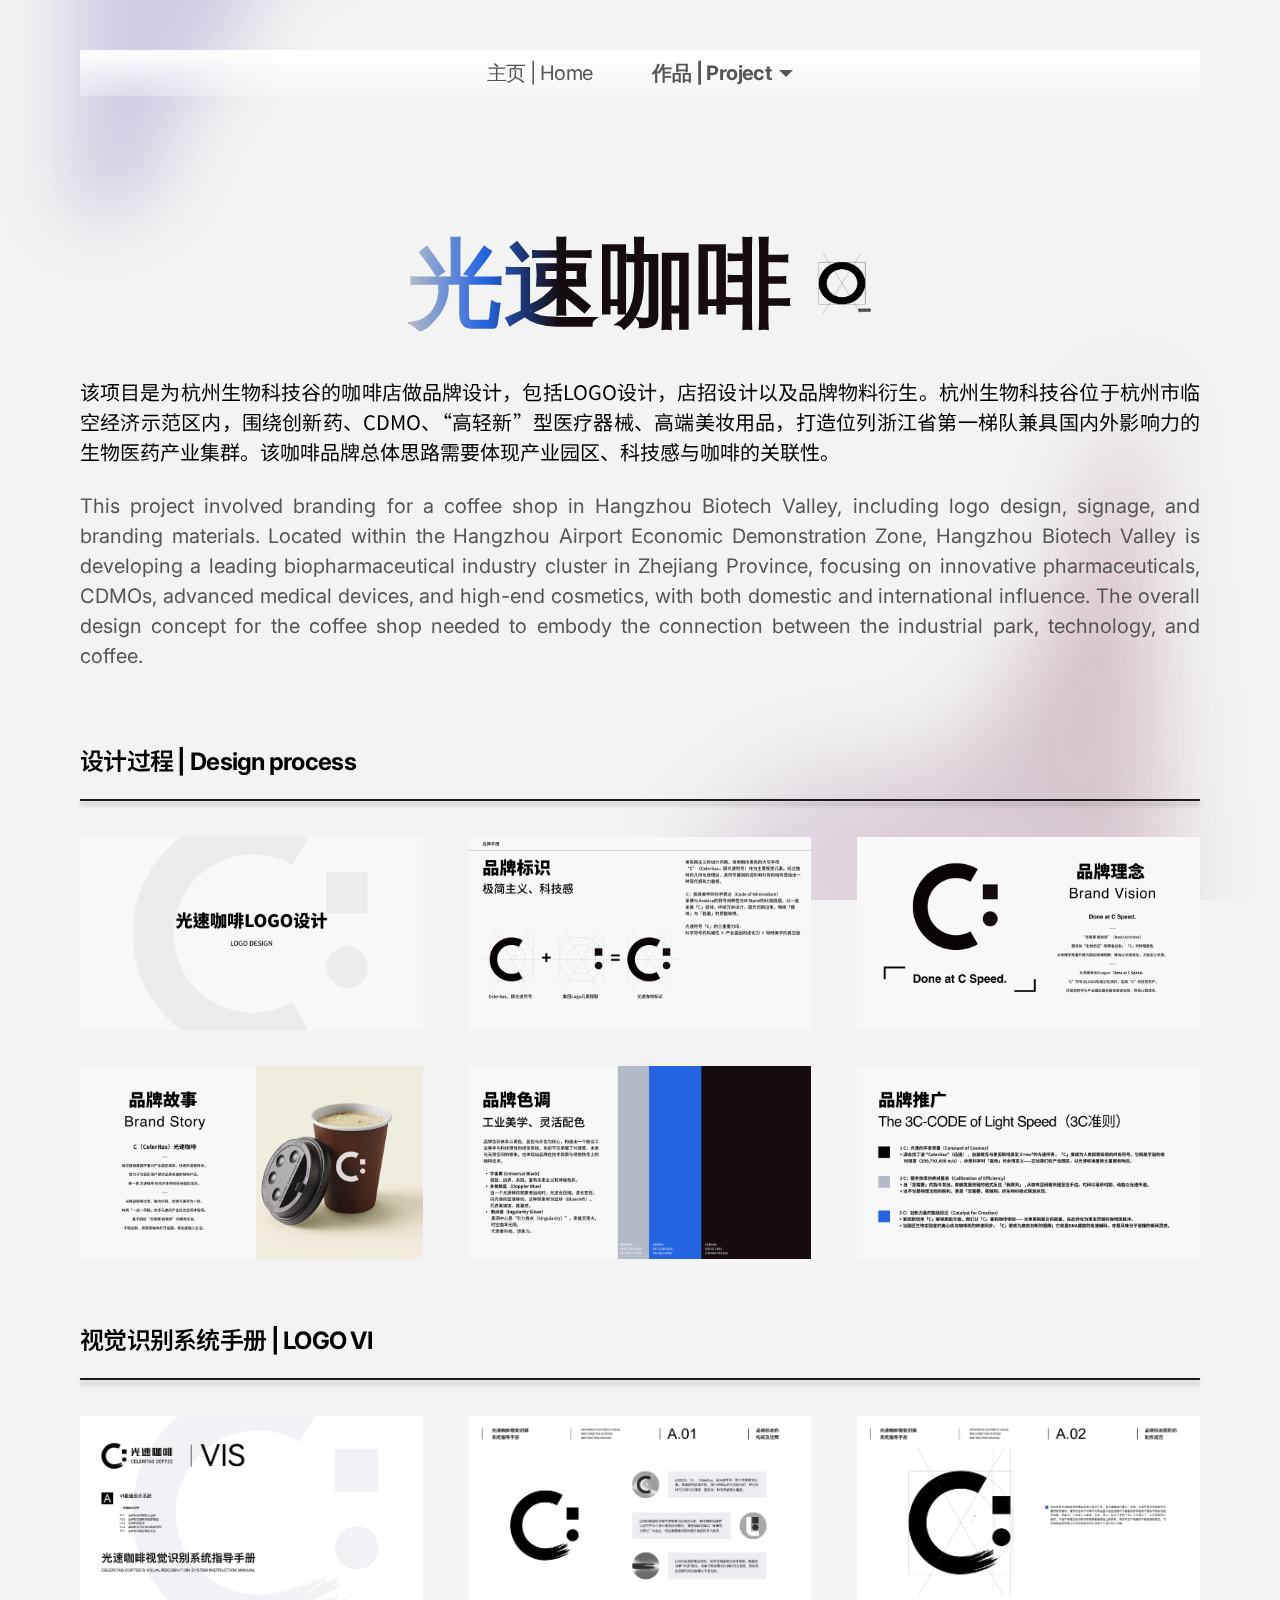
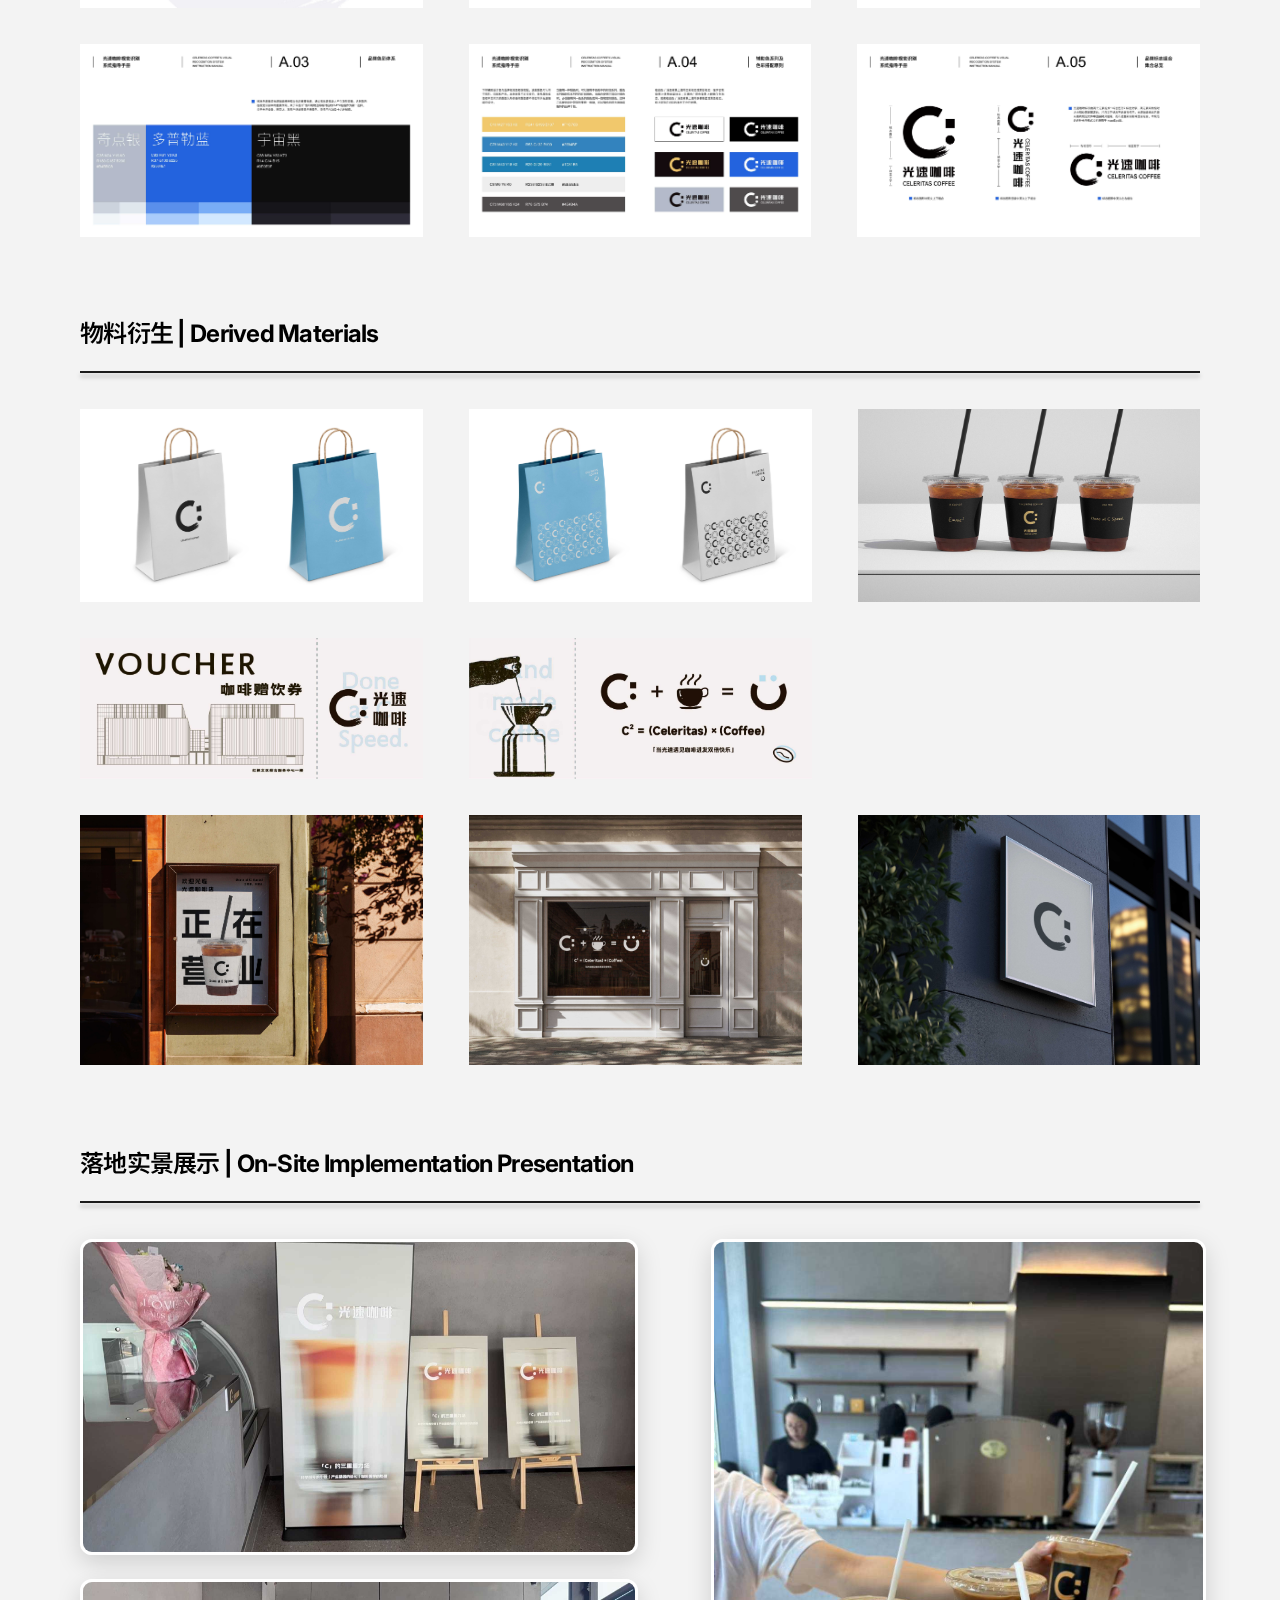
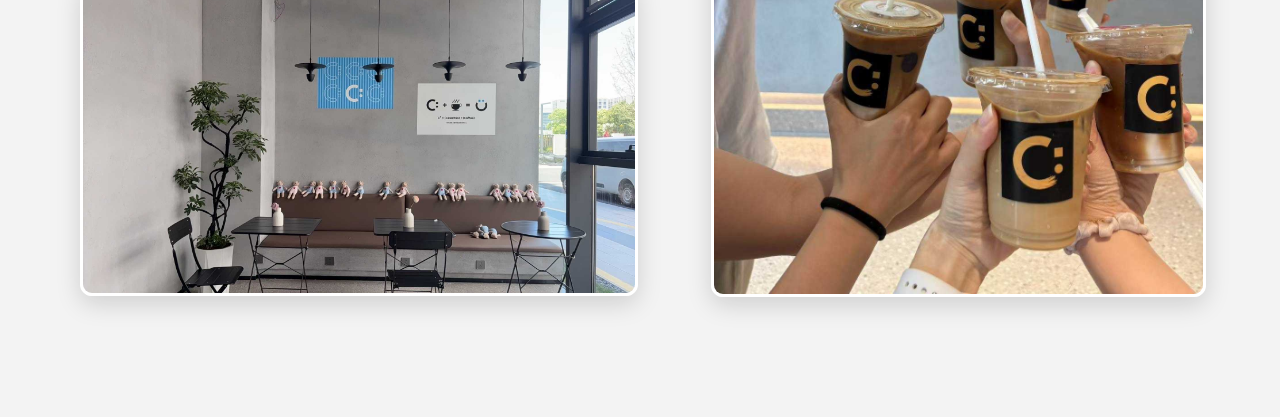
<file: index4.html>
<!DOCTYPE html>
<html lang="en">
<head>
  <meta charset="UTF-8">
  <meta name="viewport" content="width=device-width, initial-scale=1.0">
  <title>Generated Page</title>
  <meta charset="UTF-8">
<meta name="viewport" content="width=device-width, initial-scale=1.0">
<title>光速咖啡</title>
<link rel="preconnect" href="https://fonts.googleapis.com">
<link rel="preconnect" href="https://fonts.gstatic.com" crossorigin>
<link href="https://fonts.googleapis.com/css2?family=Noto+Sans+SC:wght@400;600;700&family=Inter:wght@400;700&display=swap" rel="stylesheet">
  <link rel="stylesheet" href="global4.css">
  <style id="sections-styles">
/* CSS for section section:header */
.site-header {
  position: sticky;
  top: 0;
  padding-top: 50px;
  z-index: 100;
  height: 46px;
  margin-bottom: 65px;
}

.site-header .page-container {
  position: relative;
}

.main-nav {
  display: flex;
  justify-content: center;
  align-items: center;
  gap: 60px;
  height: 46px;
  background: linear-gradient(to bottom, rgba(255, 255, 255, 1) 0%, rgba(255, 255, 255, 0.6) 50%, rgba(255, 255, 255, 0.3) 100%);
  backdrop-filter: blur(1px);
  font-size: 20px;
  color: #555555;
  letter-spacing: -0.6px;
}

.main-nav a {
  display: flex;
  align-items: center;
  gap: 8px;
  text-decoration: none;
  color: #555555;
}

.main-nav .arrow-down {
  width: 0;
  height: 0;
  border-left: 7px solid transparent;
  border-right: 7px solid transparent;
  border-top: 7px solid #555555;
  cursor: pointer;
  transition: transform 0.2s ease;
}

.main-nav .arrow-down:hover {
  transform: scale(1.1);
}

/* 下拉菜单样式 */
.nav-projects {
  position: relative;
}

.nav-projects .dropdown {
  position: absolute;
  top: 100%;
  left: 0;
  background: rgba(255, 255, 255, 0.95);
  backdrop-filter: blur(10px);
  border-radius: 8px;
  padding: 15px 0;
  min-width: 200px;
  box-shadow: 0 4px 20px rgba(0, 0, 0, 0.1);
  display: none;
  transition: all 0.3s ease;
  z-index: 1000;
  flex-direction: column;
}

.nav-projects .dropdown a {
  display: block !important;
  padding: 10px 20px;
  color: #555555;
  text-decoration: none;
  font-size: 16px;
  transition: background-color 0.2s ease;
  gap: 0 !important;
}

.nav-projects .dropdown a:hover {
  background-color: rgba(238, 238, 238, 0.3);
}

/* CSS for section section:hero */
#hero {
  padding-top: 87px;
  padding-bottom: 35px;
}

.hero-content {
  display: flex;
  flex-direction: column;
  align-items: center;
  text-align: center;
}

.hero-title {
  font-family: 'Inter', 'Helvetica', sans-serif;
  font-weight: 700;
  font-size: 96px;
  line-height: 1.14;
  margin: 0 0 54px 0;
  background: linear-gradient(90deg, #b4bbc8 0%, #2564e1 19.86%, #140c0d 39.73%);
  -webkit-background-clip: text;
  background-clip: text;
  color: transparent;
}

.hero-description-cn {
  font-family: 'Noto Sans SC', sans-serif;
  font-size: 20px;
  line-height: 1.5;
  text-align: justify;
  color: #000000;
  margin: 0 0 24px 0;
}

.hero-description-en {
  font-family: 'Inter', 'Helvetica', sans-serif;
  font-size: 20px;
  line-height: 1.5;
  text-align: justify;
  color: #555555;
  margin: 0;
}

@media (max-width: 768px) {
  #hero {
    padding-top: 60px;
  }
  .hero-title {
    font-size: 64px;
    margin-bottom: 30px;
  }
  .hero-description-cn, .hero-description-en {
    font-size: 16px;
  }
}

/* CSS for section section:design-process */
.gallery-grid {
  display: grid;
  grid-template-columns: repeat(3, 1fr);
  gap: 36px 46px;
}

@media (max-width: 1024px) {
  .gallery-grid {
    grid-template-columns: repeat(2, 1fr);
  }
}

@media (max-width: 640px) {
  .gallery-grid {
    grid-template-columns: 1fr;
  }
}

/* CSS for section section:logo-vi */
#logo-vi {
  padding-top: 66px;
}
@media (max-width: 768px) {
  #logo-vi {
    padding-top: 40px;
  }
}

/* CSS for section section:derived-materials */
#derived-materials {
  padding-top: 81px;
}

.materials-gallery > div {
  display: flex;
  justify-content: center;
  align-items: flex-start;
  flex-wrap: wrap;
}

.materials-row-1 {
  gap: 46px;
  margin-bottom: 52px;
}
.materials-row-2 {
  gap: 57px;
  margin-bottom: 52px;
}
.materials-row-3 {
  gap: 46px;
}

.merged-image-container {
  position: relative;
  width: 343px;
  height: 193px;
}
.merged-image-container img {
  position: absolute;
  top: 0;
}
.merged-image-container .merged-img-1 { left: 0; width: 207px; height: 193px; }
.merged-image-container .merged-img-2 { width: 170px; height: 193px; }
.merged-image-container .merged-img-3 { left: 0; width: 190px; height: 193px; }
.merged-image-container .merged-img-4 { width: 163px; height: 193px; }

@media (max-width: 768px) {
  #derived-materials {
    padding-top: 40px;
  }
  .materials-gallery > div {
    gap: 20px;
    margin-bottom: 20px !important;
  }
}

/* CSS for section section:on-site-implementation */
#on-site-implementation {
  padding-top: 83px;
  padding-bottom: 120px;
}

.on-site-layout {
  display: flex;
  gap: 73px;
}

.on-site-left-col {
  display: flex;
  flex-direction: column;
  gap: 24px;
  flex: 1;
  min-width: 0;
}

.on-site-right-col {
  flex: 0 0 489px;
  min-width: 0;
}

@media (max-width: 1024px) {
  .on-site-layout {
    flex-direction: column;
    gap: 24px;
  }
  .on-site-right-col {
    flex: 1;
    width: 100%;
  }
}
@media (max-width: 768px) {
  #on-site-implementation {
    padding-top: 40px;
    padding-bottom: 60px;
  }
}

/* 三张图片一行显示样式 */
.three-images-row {
  display: flex;
  width: 100%;
  gap: 46px;
  align-items: flex-start;
}

.three-images-row img {
  width: 500px;
  height: 193px;
  object-fit: cover;
}

/* 图片放大功能样式 */
.gallery-grid img, .gallery-grid-original img, .on-site-layout img, .three-images-row img {
  cursor: pointer;
  transition: transform 0.3s ease;
}

.on-site-layout img {
  border: 3px solid white;
  box-shadow: 0 8px 24px rgba(0, 0, 0, 0.15);
  border-radius: 12px;
}

.gallery-grid img {
  height: 250px;
  object-fit: cover;
}

/* 新的类别：保持原始长宽比例 */
.gallery-grid-original {
  display: grid;
  grid-template-columns: repeat(3, 1fr);
  gap: 36px 46px;
}

.gallery-grid-original img {
  width: 100%;
  height: auto;
  object-fit: contain;
  cursor: pointer;
  transition: transform 0.3s ease;
}

.gallery-grid-original img:hover {
  transform: scale(1.05);
}

@media (max-width: 1024px) {
  .gallery-grid-original {
    grid-template-columns: repeat(2, 1fr);
  }
}

@media (max-width: 640px) {
  .gallery-grid-original {
    grid-template-columns: 1fr;
  }
}

.gallery-grid img:hover, .gallery-grid-original img:hover, .on-site-layout img:hover, .three-images-row img:hover {
  transform: scale(1.05);
}

/* 模态框样式 */
.modal {
  display: none;
  position: fixed;
  z-index: 1000;
  left: 0;
  top: 0;
  width: 100%;
  height: 100%;
  overflow: auto;
  background-color: rgba(0,0,0,0.9);
  align-items: center;
  justify-content: center;
}

.modal.show {
  display: flex;
}

.modal-container {
  display: flex;
  flex-direction: column;
  align-items: center;
  justify-content: center;
  max-width: 90%;
  max-height: 90%;
}

.modal-content {
  display: block;
  width: 100%;
  max-width: 1200px;
  max-height: 80vh;
  object-fit: contain;
  margin-bottom: 20px;
}

#caption {
  text-align: center;
  color: #fff;
  font-size: 18px;
  padding: 10px 20px;
  background-color: rgba(0,0,0,0.7);
  border-radius: 8px;
  max-width: 800px;
  line-height: 1.4;
}

.modal-content, #caption {
  animation-name: zoom;
  animation-duration: 0.6s;
}

@keyframes zoom {
  from {opacity:0}
  to {opacity:1}
}

.close {
  position: absolute;
  top: 15px;
  right: 35px;
  color: #f1f1f1;
  font-size: 40px;
  font-weight: bold;
  transition: 0.3s;
}

.close:hover,
.close:focus {
  color: #bbb;
  text-decoration: none;
  cursor: pointer;
}
  </style>
  <script src="global4.js" defer></script>
  <script>
    document.addEventListener('DOMContentLoaded', function() {
      const navProjects = document.querySelector('.nav-projects');
      const dropdown = document.querySelector('.dropdown');
      
      if (navProjects && dropdown) {
        // 悬停效果
        navProjects.addEventListener('mouseenter', function() {
          dropdown.style.display = 'flex';
        });
        
        navProjects.addEventListener('mouseleave', function() {
          dropdown.style.display = 'none';
        });
        
        // 保留点击效果作为备用
        navProjects.addEventListener('click', function(e) {
          e.preventDefault();
          dropdown.style.display = dropdown.style.display === 'flex' ? 'none' : 'flex';
        });
        
        // 点击其他地方关闭下拉菜单
        document.addEventListener('click', function(e) {
          if (!navProjects.contains(e.target)) {
            dropdown.style.display = 'none';
          }
        });
      }
      
      // 图片放大功能
      const modal = document.getElementById('imageModal');
      const modalImg = document.getElementById('modalImage');
      const captionText = document.getElementById('caption');
      const closeBtn = document.getElementsByClassName('close')[0];
      
      // 为所有图片添加点击事件
       const allImages = document.querySelectorAll('.gallery-grid img, .gallery-grid-original img, .on-site-layout img, .three-images-row img');
      allImages.forEach(function(img) {
        img.addEventListener('click', function() {
          modal.classList.add('show');
          modalImg.src = this.src;
          captionText.innerHTML = this.alt;
        });
      });
      
      // 点击关闭按钮关闭模态框
      closeBtn.addEventListener('click', function() {
        modal.classList.remove('show');
      });
      
      // 点击模态框背景关闭模态框
      modal.addEventListener('click', function(e) {
        if (e.target === modal) {
          modal.classList.remove('show');
        }
      });
      
      // 按ESC键关闭模态框
      document.addEventListener('keydown', function(e) {
        if (e.key === 'Escape' && modal.classList.contains('show')) {
          modal.classList.remove('show');
        }
      });
    });
  </script>
</head>
<body>
<header class="site-header">
  <div class="container header-container">
    <nav class="main-nav">
      <a href="index.html">主页 | Home</a>
      <div class="nav-projects">
        <a href="#projects"><strong>作品 | Project</strong> <span class="arrow-down"></span></a>
        <div class="dropdown">
          <a href="https://heaven0908.github.io/Wang-Zitian-portfolio/index2.html">VIVID SYDNEY</a>
          <a href="https://heaven0908.github.io/Wang-Zitian-portfolio/index3.html">MAP MIMA</a>
          <a href="https://heaven0908.github.io/Wang-Zitian-portfolio/index4.html">光速咖啡</a>
          <a href="https://heaven0908.github.io/Wang-Zitian-portfolio/index5.html">南阳光屿</a>
          <a href="https://heaven0908.github.io/Wang-Zitian-portfolio/index6.html">LUCKY VITALITY</a>
        </div>
      </div>
    </nav>
  </div>
</header>
<section id="hero">
  <div class="container">
    <div class="hero-content">
      <div style="display: flex; align-items: center; gap: 20px; margin-top: -20px; margin-bottom: 40px;">
        <h1 class="hero-title" style="margin: 0;">光速咖啡</h1>
        <img src="images4/Frame (3).gif" alt="Coffee Animation" style="width: 60px; height: 60px;">
      </div>
      <p class="hero-description-cn">该项目是为杭州生物科技谷的咖啡店做品牌设计，包括LOGO设计，店招设计以及品牌物料衍生。杭州生物科技谷位于杭州市临空经济示范区内，围绕创新药、CDMO、“高轻新”型医疗器械、高端美妆用品，打造位列浙江省第一梯队兼具国内外影响力的生物医药产业集群。该咖啡品牌总体思路需要体现产业园区、科技感与咖啡的关联性。</p>
      <p class="hero-description-en">This project involved branding for a coffee shop in Hangzhou Biotech Valley, including logo design, signage, and branding materials. Located within the Hangzhou Airport Economic Demonstration Zone, Hangzhou Biotech Valley is developing a leading biopharmaceutical industry cluster in Zhejiang Province, focusing on innovative pharmaceuticals, CDMOs, advanced medical devices, and high-end cosmetics, with both domestic and international influence. The overall design concept for the coffee shop needed to embody the connection between the industrial park, technology, and coffee.</p>
    </div>
  </div>
</section>
<main class="page-wrapper">
  <section id="design-process">
    <div class="container">
      <div class="section-header">
        <h2 class="section-title">
          <span class="cn-text">设计过程</span><span class="en-text"> | Design process</span>
        </h2>
      </div>
      <hr class="section-divider">
      <div class="gallery-grid-original">
        <img src="images4/40a4a59262c5cf3c508504adfb923316214e003c.png" alt="Design process image 1">
        <img src="images4/dc370b62bd57f70cccbf7233a554cc9e91254c51.png" alt="Design process image 2">
        <img src="images4/b46ca6cdc7c1c894eb5acf71d9faf763e77a1336.png" alt="Design process image 3">
        <img src="images4/1c7edcea9f9c1ec2164c44bf21d2389a2fe70dc1.png" alt="Design process image 4">
        <img src="images4/25f8c4c9b749da621a24771d81e2f6e06d457a48.png" alt="Design process image 5">
        <img src="images4/0f72f170cc19181beed5a83dc42df3efd3870187.png" alt="Design process image 6">
      </div>
    </div>
  </section>
</main>
<section id="logo-vi">
  <div class="container">
    <div class="section-header">
      <h2 class="section-title">
        <span class="cn-text">视觉识别系统手册</span><span class="en-text"> | LOGO VI</span>
      </h2>
    </div>
    <hr class="section-divider">
    <div class="gallery-grid-original">
      <img src="images4/852fbc0fa03234c7d929f4a225eb54506f7f359a.png" alt="LOGO VI image 1">
      <img src="images4/8bdfef0a8f3dccdcdfb538fc8cd0c6a32cff9e1e.png" alt="LOGO VI image 2">
      <img src="images4/615ecf11c32c4bc2d4155c4851542d136da7d87f.png" alt="LOGO VI image 3">
      <img src="images4/79045d909d0313aa252c27e86bfa0c4d617c9c46.png" alt="LOGO VI image 4">
      <img src="images4/531aed89bf0dcca4249a199a058a5959dda83779.png" alt="LOGO VI image 5">
      <img src="images4/9dd1132495d4484a3ed8b916e7a3f81fe0d2deae.png" alt="LOGO VI image 6">
    </div>
  </div>
</section>
<section id="derived-materials">
  <div class="container">
    <div class="section-header">
      <h2 class="section-title">
        <span class="cn-text">物料衍生</span><span class="en-text"> | Derived Materials</span>
      </h2>
    </div>
    <hr class="section-divider">
    <div class="gallery-grid">
      <div class="merged-image-container">
        <img src="images4/eb409575df0c75331d61673e56229e871b866923.png" alt="Derived material" class="merged-img-1">
        <img src="images4/985fba175b2bc203708ea28d21fbb91f2c240c44.png" alt="Derived material" class="merged-img-2" style="left: 173px;">
      </div>
      <div class="merged-image-container">
        <img src="images4/9051bcd1fac40f96e9890a80465149e0c081b4ad.png" alt="Derived material" class="merged-img-3">
        <img src="images4/d141adb990b332f2ee3f73c29ea47c3e30d374ca.png" alt="Derived material" class="merged-img-4" style="left: 180px;">
      </div>
      <img src="images4/c630fadfde3b57027bb5ced7dad7b4d70938fcdb.png" alt="Cold drink cup holder" style="height: 193px; width: 100%;">
      <img src="images4/0dd5a4293df13987e7452c4515bcb29c92af0265.png" alt="Voucher front" style="height: auto;">
      <img src="images4/4d301c95183d09607f2a056842d37d8a41624aa0.png" alt="Voucher back" style="height: auto;">
      <div></div> <!-- 空白占位元素 -->
      <img src="images4/3fcbaa404eb7d71238d9fd2b8819ab04fe2545af.png" alt="Poster in frame mockup">
      <img src="images4/029c1f09f0e6f0d6a7c36a9fa66e3b59bf24a6cc.png" alt="Storefront mockup">
      <img src="images4/a086d49d7e02d1a7cbe043626d1d548c9a00d098.png" alt="Signage mockup">
    </div>
  </div>
</section>
<section id="on-site-implementation">
  <div class="container">
    <div class="section-header">
      <h2 class="section-title">
        <span class="cn-text">落地实景展示</span><span class="en-text"> | On-Site Implementation Presentation</span>
      </h2>
    </div>
    <hr class="section-divider">
    <div class="on-site-layout">
      <div class="on-site-left-col">
        <img src="images4/293eeb2248cc4ac507ce3b75c6adf49a206d6470.png" alt="On-site implementation 1">
        <img src="images4/9442e53af74892794e5687f72f933c440d8bc7f4.png" alt="On-site implementation 2">
      </div>
      <div class="on-site-right-col">
        <img src="images4/a9187f21b5264aa59fe3985af2bcdea4724fc749.png" alt="On-site implementation 3">
      </div>
    </div>
  </div>
</section>
<!-- 图片放大模态框 -->
<div id="imageModal" class="modal">
  <span class="close">&times;</span>
  <div class="modal-container">
    <img class="modal-content" id="modalImage">
    <div id="caption"></div>
  </div>
</div>

</body>
</html>
</file>
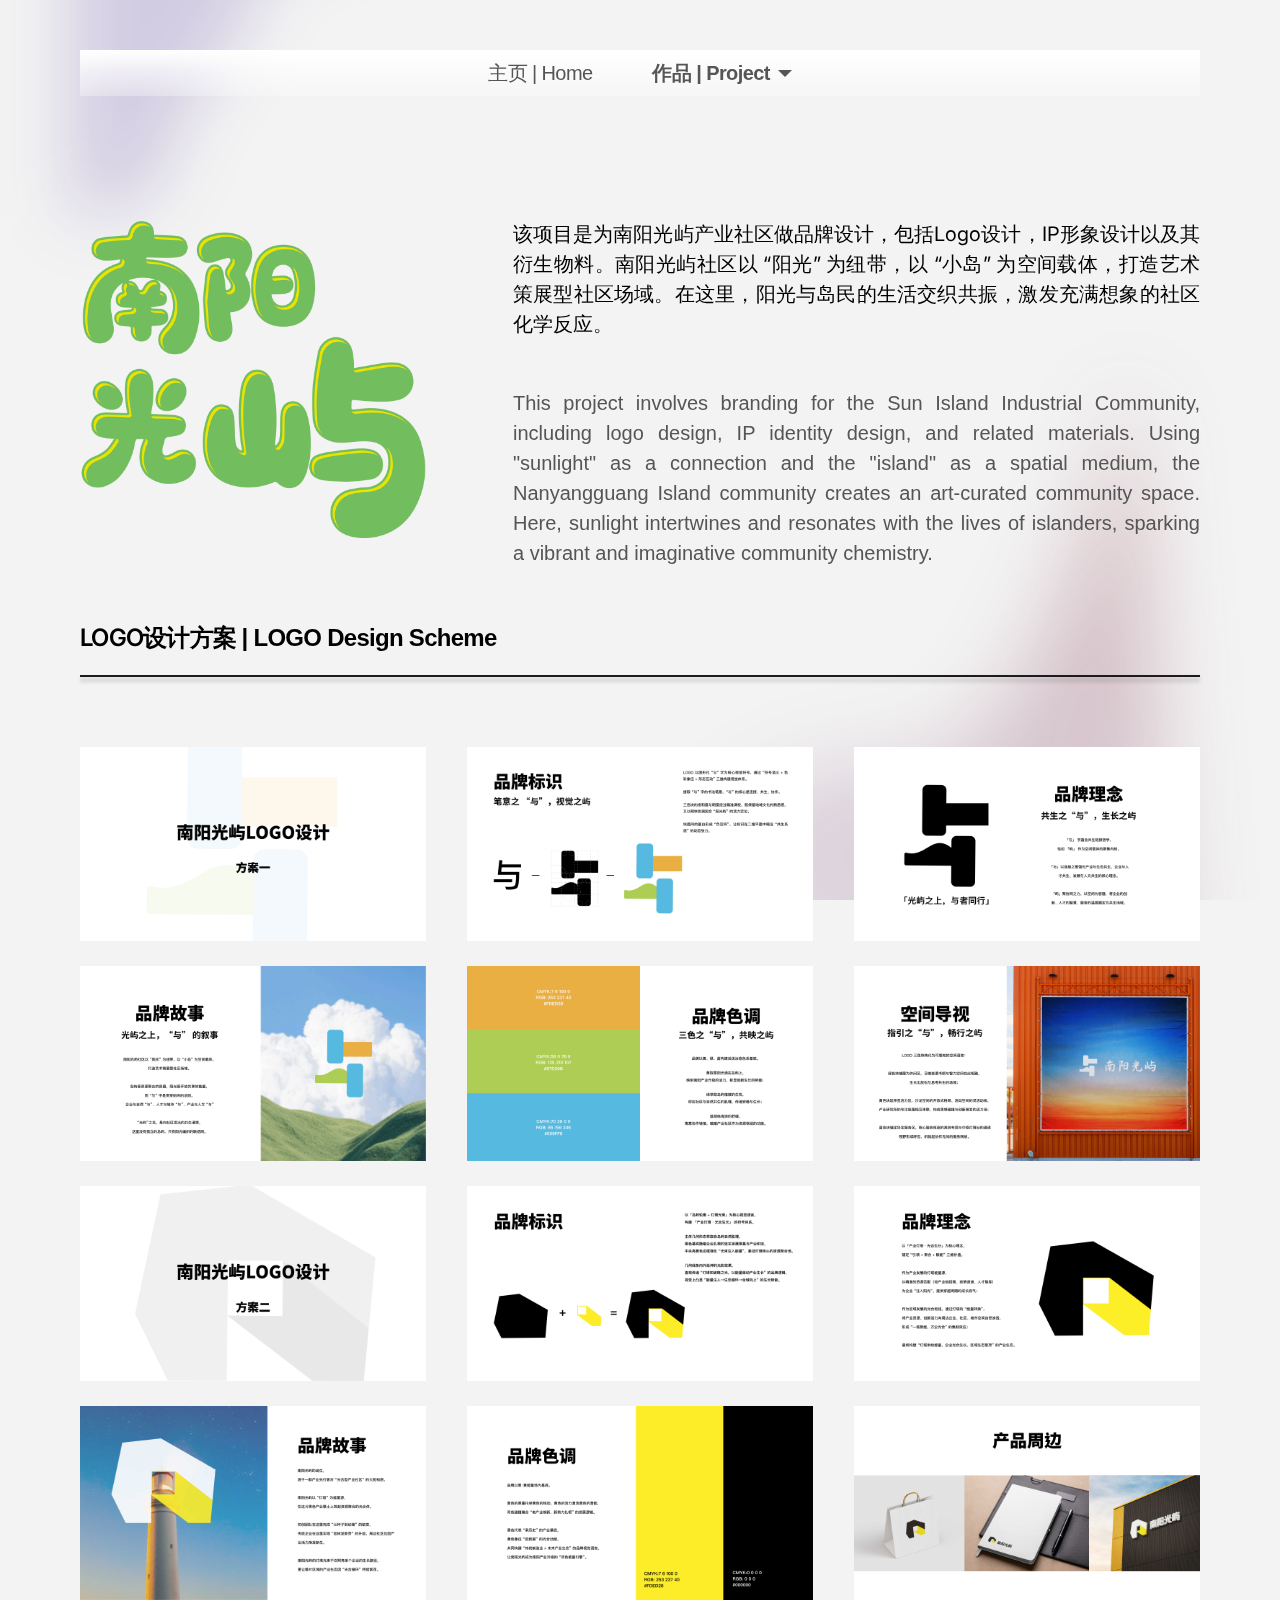
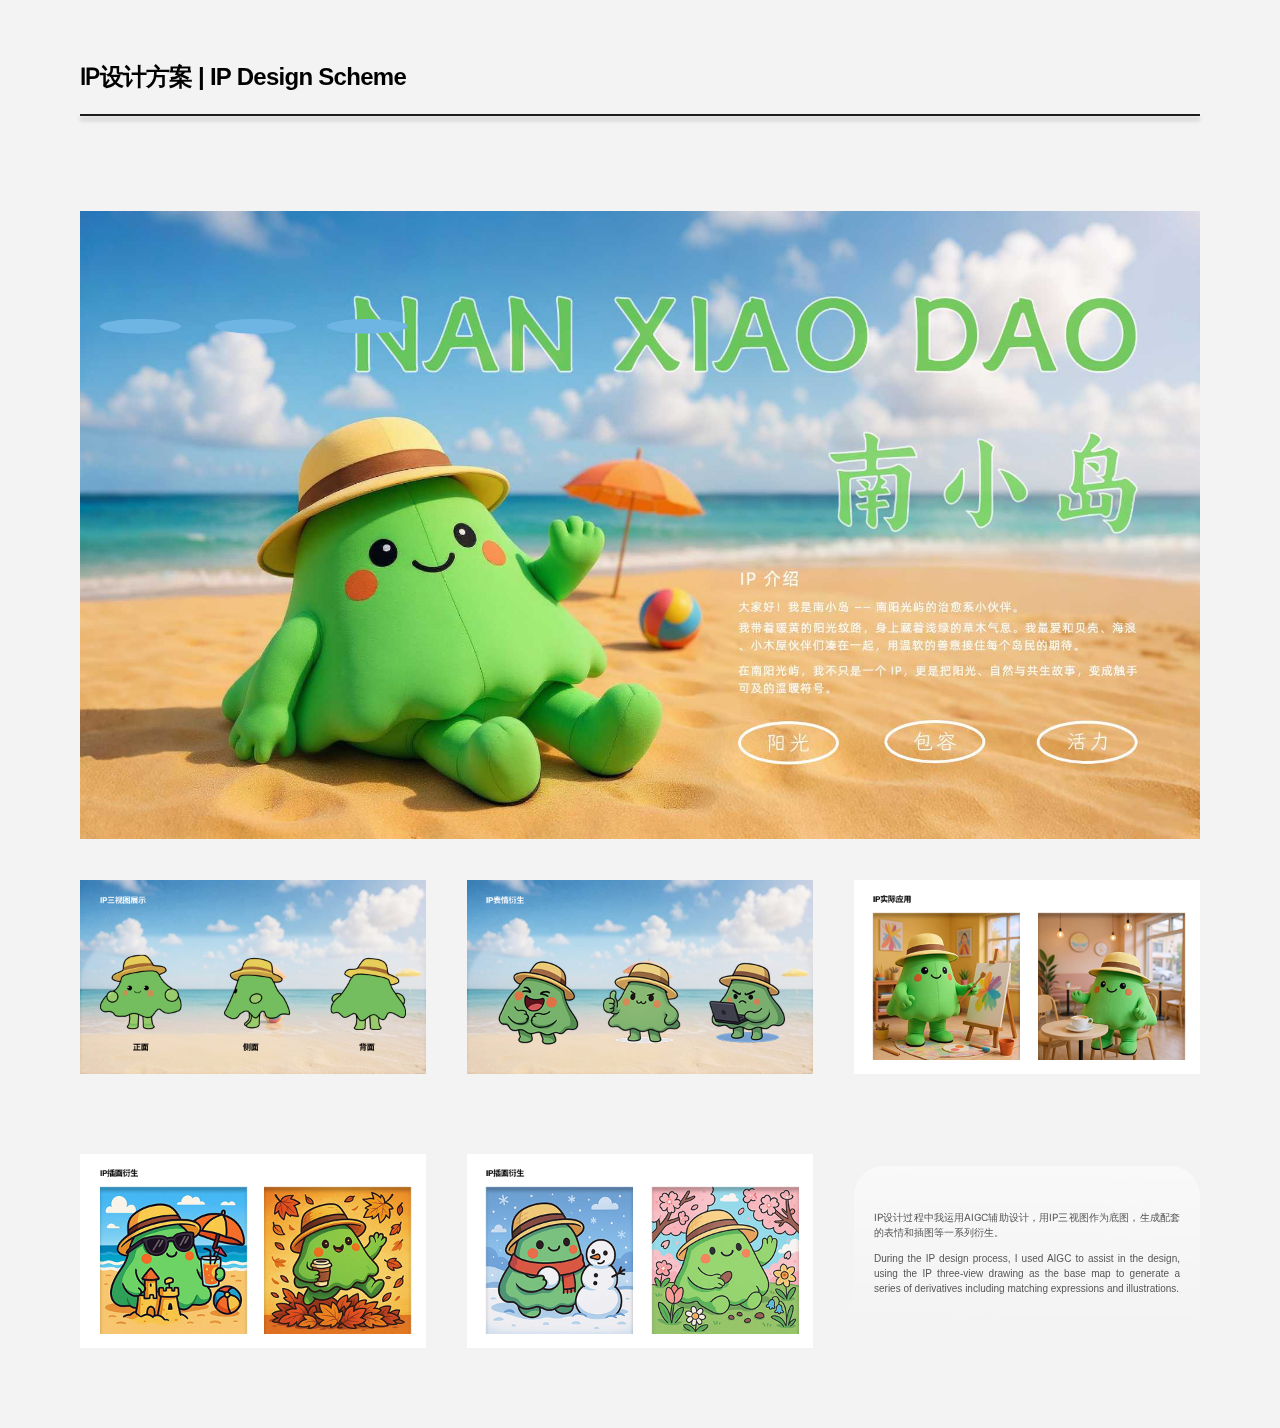
<file: index5.html>
<!DOCTYPE html>
<html lang="en">
<head>
  <meta charset="UTF-8">
  <meta name="viewport" content="width=device-width, initial-scale=1.0">
  <title>Generated Page</title>
  <meta charset="UTF-8">
<meta name="viewport" content="width=device-width, initial-scale=1.0">
<title>南阳光屿</title>
<link rel="preconnect" href="https://fonts.googleapis.com">
<link rel="preconnect" href="https://fonts.gstatic.com" crossorigin>
<link href="https://fonts.googleapis.com/css2?family=Inter:wght@400;600;700&display=swap" rel="stylesheet">
  <link rel="stylesheet" href="global5.css">
  <style id="sections-styles">
/* CSS for section section:header */
.site-header {
  position: sticky;
  top: 0;
  padding-top: 50px;
  z-index: 100;
  height: 46px;
  margin-bottom: 65px;
}

.site-header .page-container {
  position: relative;
}

.main-nav {
  display: flex;
  justify-content: center;
  align-items: center;
  gap: 60px;
  height: 46px;
  background: linear-gradient(to bottom, rgba(255, 255, 255, 1) 0%, rgba(255, 255, 255, 0.6) 50%, rgba(255, 255, 255, 0.3) 100%);
  backdrop-filter: blur(1px);
  font-size: 20px;
  color: #555555;
  letter-spacing: -0.6px;
}

.main-nav a {
  display: flex;
  align-items: center;
  gap: 8px;
  text-decoration: none;
  color: #555555;
}

.main-nav .arrow-down {
  width: 0;
  height: 0;
  border-left: 7px solid transparent;
  border-right: 7px solid transparent;
  border-top: 7px solid #555555;
  cursor: pointer;
  transition: transform 0.2s ease;
}

.main-nav .arrow-down:hover {
  transform: scale(1.1);
}

/* 下拉菜单样式 */
.nav-projects {
  position: relative;
}

.nav-projects .dropdown {
  position: absolute;
  top: 100%;
  left: 0;
  background: rgba(255, 255, 255, 0.95);
  backdrop-filter: blur(10px);
  border-radius: 8px;
  padding: 15px 0;
  min-width: 200px;
  box-shadow: 0 4px 20px rgba(0, 0, 0, 0.1);
  display: none;
  transition: all 0.3s ease;
  z-index: 1000;
  flex-direction: column;
}

.nav-projects .dropdown a {
  display: block !important;
  padding: 10px 20px;
  color: #555555;
  text-decoration: none;
  font-size: 16px;
  transition: background-color 0.2s ease;
  gap: 0 !important;
}

.nav-projects .dropdown a:hover {
  background-color: rgba(238, 238, 238, 0.3);
}

@media (max-width: 480px) {
  .main-nav {
    gap: 20px;
  }
  .main-nav a {
    font-size: 16px;
  }
}

/* CSS for section section:hero */
.hero-section {
  padding-top: 58px;
  padding-bottom: 56px;
}

.hero-content {
  display: flex;
  align-items: flex-start;
  gap: 87px;
}

.hero-logo {
  flex: 0 0 346px;
}

.hero-text {
  flex: 1;
  padding-top: 0;
}

.hero-text p {
  margin: 0;
  text-align: justify;
  font-size: 20px;
  line-height: 30px;
}

.hero-text .text-cn {
  font-family: 'PingFang SC', 'Inter', sans-serif;
  color: var(--text-color-primary);
  margin-bottom: 49px;
}

.hero-text .text-en {
  font-family: 'Helvetica', 'Inter', sans-serif;
  color: var(--text-color-secondary);
}

@media (max-width: 1024px) {
  .hero-content {
    gap: 40px;
  }
  .hero-logo {
    flex: 0 0 280px;
  }
}

@media (max-width: 768px) {
  .hero-section {
    padding-top: 40px;
    padding-bottom: 40px;
  }
  .hero-content {
    flex-direction: column;
    align-items: center;
    gap: 30px;
  }
  .hero-logo {
    flex: 0 0 auto;
    width: 250px;
  }
  .hero-text {
    text-align: center;
  }
  .hero-text p {
    font-size: 18px;
  }
  .hero-text .text-cn {
    margin-bottom: 30px;
  }
}

/* CSS for section section:logo */
.logo-section {
  padding-bottom: 63px;
}

.logo-grid {
  display: grid;
  grid-template-columns: repeat(3, 1fr);
  gap: 25px var(--gap-primary);
  margin-top: 70px;
}

.logo-grid img {
  width: 100%;
  object-fit: cover;
}

@media (max-width: 1024px) {
  .logo-grid {
    grid-template-columns: repeat(2, 1fr);
    gap: 30px;
  }
}

@media (max-width: 768px) {
  .logo-section {
    padding-bottom: 40px;
  }
  .logo-grid {
    grid-template-columns: 1fr;
    margin-top: 40px;
    gap: 20px;
  }
}

/* CSS for section section:ip */
.ip-section {
  padding-bottom: 80px;
}

.ip-banner {
  position: relative;
  width: 100%;
  aspect-ratio: 1120 / 628;
  margin-top: 95px;
  margin-bottom: 41px;
}

.ip-banner-bg {
  position: absolute;
  top: 0;
  left: 0;
  width: 100%;
  height: 100%;
  object-fit: cover;
}

.ip-banner-buttons {
  position: absolute;
  top: calc(108 / 628 * 100%);
  left: 0;
  width: 100%;
  height: auto;
}

.ip-button {
  position: absolute;
  top: 0;
  width: calc(81 / 1120 * 100%);
}

.ip-gallery-grid {
  display: grid;
  grid-template-columns: repeat(3, 1fr);
  gap: 80px var(--gap-primary);
  align-items: start;
}

.ip-gallery-grid img {
  width: 100%;
  object-fit: cover;
}

.info-box {
  background: linear-gradient(181deg, rgba(255, 255, 255, 0.5) 0%, rgba(255, 255, 255, 0) 100.03%);
  border-radius: 30px;
  padding: 20px;
  backdrop-filter: blur(7px);
  -webkit-backdrop-filter: blur(7px);
  margin-top: 12px;
  height: 173px;
  box-sizing: border-box;
  display: flex;
  flex-direction: column;
  justify-content: center;
}

.info-box p {
  margin: 0;
  font-size: 10px;
  line-height: 15px;
  text-align: justify;
  color: var(--text-color-secondary);
}

.info-box .info-text-cn {
  font-family: 'PingFang SC', 'Inter', sans-serif;
  margin-bottom: 11px;
}

.info-box .info-text-en {
  font-family: 'Helvetica', 'Inter', sans-serif;
}

@media (max-width: 1024px) {
  .ip-gallery-grid {
    grid-template-columns: repeat(2, 1fr);
    gap: 30px;
  }
  .info-box {
    grid-column: 1 / -1;
    margin-top: 0;
  }
}

@media (max-width: 768px) {
  .ip-banner {
    margin-top: 40px;
    margin-bottom: 30px;
  }
  .ip-gallery-grid {
    grid-template-columns: 1fr;
    gap: 20px;
  }
  .info-box {
    margin-top: 0;
    height: auto;
    padding: 20px;
  }
}

/* 图片放大功能样式 */
.logo-grid img, .ip-gallery-grid img, .hero-logo img {
  cursor: pointer;
  transition: transform 0.3s ease;
}

.logo-grid img:hover, .ip-gallery-grid img:hover, .hero-logo img:hover {
  transform: scale(1.05);
}

/* 模态框样式 */
.modal {
  display: none;
  position: fixed;
  z-index: 1000;
  left: 0;
  top: 0;
  width: 100%;
  height: 100%;
  overflow: auto;
  background-color: rgba(0,0,0,0.9);
  align-items: center;
  justify-content: center;
}

.modal.show {
  display: flex;
}

.modal-container {
  display: flex;
  flex-direction: column;
  align-items: center;
  justify-content: center;
  max-width: 90%;
  max-height: 90%;
}

.modal-content {
  display: block;
  width: 100%;
  max-width: 1200px;
  max-height: 80vh;
  object-fit: contain;
  margin-bottom: 20px;
}

#caption {
  text-align: center;
  color: #fff;
  font-size: 18px;
  padding: 10px 20px;
  background-color: rgba(0,0,0,0.7);
  border-radius: 8px;
  max-width: 800px;
  line-height: 1.4;
}

.modal-content, #caption {
  animation-name: zoom;
  animation-duration: 0.6s;
}

@keyframes zoom {
  from {opacity:0}
  to {opacity:1}
}

.close {
  position: absolute;
  top: 15px;
  right: 35px;
  color: #f1f1f1;
  font-size: 40px;
  font-weight: bold;
  transition: 0.3s;
}

.close:hover,
.close:focus {
  color: #bbb;
  text-decoration: none;
  cursor: pointer;
}
  </style>
  <script src="global5.js" defer></script>
  <script>
    document.addEventListener('DOMContentLoaded', function() {
      const navProjects = document.querySelector('.nav-projects');
      const dropdown = document.querySelector('.dropdown');
      
      if (navProjects && dropdown) {
        // 悬停效果
        navProjects.addEventListener('mouseenter', function() {
          dropdown.style.display = 'flex';
        });
        
        navProjects.addEventListener('mouseleave', function() {
          dropdown.style.display = 'none';
        });
        
        // 保留点击效果作为备用
        navProjects.addEventListener('click', function(e) {
        // 只有点击的是主链接（不是下拉菜单中的链接）时才阻止默认行为
          if (e.target.closest('.dropdown')) {
            return; // 如果点击的是下拉菜单中的链接，不阻止默认行为
          }
          e.preventDefault();
          dropdown.style.display = dropdown.style.display === 'flex' ? 'none' : 'flex';
        });
        
        // 点击其他地方关闭下拉菜单
        document.addEventListener('click', function(e) {
          if (!navProjects.contains(e.target)) {
            dropdown.style.display = 'none';
          }
        });
      }
      
      // 图片放大功能
      const modal = document.getElementById('imageModal');
      const modalImg = document.getElementById('modalImage');
      const captionText = document.getElementById('caption');
      const closeBtn = document.getElementsByClassName('close')[0];
      
      // 为所有图片添加点击事件
      const allImages = document.querySelectorAll('.logo-grid img, .ip-gallery-grid img, .hero-logo img');
      allImages.forEach(function(img) {
        img.addEventListener('click', function() {
          modal.classList.add('show');
          modalImg.src = this.src;
          captionText.innerHTML = this.alt;
        });
      });
      
      // 点击关闭按钮关闭模态框
      closeBtn.addEventListener('click', function() {
        modal.classList.remove('show');
      });
      
      // 点击模态框背景关闭模态框
      modal.addEventListener('click', function(e) {
        if (e.target === modal) {
          modal.classList.remove('show');
        }
      });
      
      // 按ESC键关闭模态框
      document.addEventListener('keydown', function(e) {
        if (e.key === 'Escape' && modal.classList.contains('show')) {
          modal.classList.remove('show');
        }
      });
    });
  </script>
</head>
<body>
<header class="site-header">
  <div class="container header-container">
    <nav class="main-nav">
      <a href="index.html">主页 | Home</a>
      <div class="nav-projects">
        <a href="#projects"><strong>作品 | Project</strong> <span class="arrow-down"></span></a>
        <div class="dropdown">
          <a href="https://heaven0908.github.io/Wang-Zitian-portfolio/index2.html">VIVID SYDNEY</a>
          <a href="https://heaven0908.github.io/Wang-Zitian-portfolio/index3.html">MAP MIMA</a>
          <a href="https://heaven0908.github.io/Wang-Zitian-portfolio/index4.html">光速咖啡</a>
          <a href="https://heaven0908.github.io/Wang-Zitian-portfolio/index5.html">南阳光屿</a>
          <a href="https://heaven0908.github.io/Wang-Zitian-portfolio/index6.html">LUCKY VITALITY</a>
        </div>
      </div>
    </nav>
  </div>
</header>
<section id="hero" class="hero-section">
  <div class="container">
    <div class="hero-content">
      <div class="hero-logo">
        <img src="images5/9e183cc2759ced527169a5abe1bec10529458800.png" alt="南阳光屿 Logo">
      </div>
      <div class="hero-text">
        <p class="text-cn">该项目是为南阳光屿产业社区做品牌设计，包括Logo设计，IP形象设计以及其衍生物料。南阳光屿社区以 “阳光” 为纽带，以 “小岛” 为空间载体，打造艺术策展型社区场域。在这里，阳光与岛民的生活交织共振，激发充满想象的社区化学反应。</p>
        <p class="text-en">This project involves branding for the Sun Island Industrial Community, including logo design, IP identity design, and related materials. Using "sunlight" as a connection and the "island" as a spatial medium, the Nanyangguang Island community creates an art-curated community space. Here, sunlight intertwines and resonates with the lives of islanders, sparking a vibrant and imaginative community chemistry.</p>
      </div>
    </div>
  </div>
</section>
<section id="logo" class="logo-section">
  <div class="container">
    <h2 class="section-title">LOGO设计方案 <span>| LOGO Design Scheme</span></h2>
      <hr class="section-divider">
    <div class="logo-grid">
      <img src="images5/4ea82ef6cd6bf4c390d0aa1afb5428a74633aaea.png" alt="Logo Design 1">
      <img src="images5/4151d18dcf7e7e997705064b4de9d86e63aee6d6.png" alt="Logo Design 2">
      <img src="images5/c2cfa2e5e98574dff0d7fa5c57071bdd44bdd720.png" alt="Logo Design 3">
      <img src="images5/290e19a3e1db431732a18bf9493cf1ec57f1af58.png" alt="Logo Design 4">
      <img src="images5/88f54ae10766cff30902c91969d36b64a17594ec.png" alt="Logo Design 5">
      <img src="images5/20e2d245e9c1909c3f0c4b689349d5b9a1c20dac.png" alt="Logo Design 6">
      <img src="images5/625c89476ee7e3fd60b1bf080cb658511af7672e.png" alt="Logo Design 7">
      <img src="images5/5e12b5b467fed9e79214a59670e54657b9e36e50.png" alt="Logo Design 8">
      <img src="images5/a3100eded1f7ce9a6475604a85c26c5405f61b24.png" alt="Logo Design 9">
      <img src="images5/2944be3e032321f6c9216269384ad26c42aee380.png" alt="Logo Design 10">
      <img src="images5/92aafb549f742edd8d7d19e30b7287c55b211431.png" alt="Logo Design 11">
      <img src="images5/2898b9e27f44ab83b166d024f7374325450d8b50.png" alt="Logo Design 12">
    </div>
  </div>
</section>
<section id="ip" class="ip-section">
  <div class="container">
    <h2 class="section-title">IP设计方案 <span>| IP Design Scheme</span></h2>
      <hr class="section-divider">

    <div class="ip-banner">
      <img class="ip-banner-bg" src="images5/37d92797db0cc854cef06d1a2a1d05fbc5ba663e.png" alt="IP Design Banner with mascot on a beach">
      <!--merged image-->
      <div class="ip-banner-buttons">
        <img src="images5/163_622.svg" alt="阳光 button" class="ip-button" style="left: 20px;">
        <img src="images5/163_625.svg" alt="包容 button" class="ip-button" style="left: 135px;">
        <img src="images5/163_626.svg" alt="活力 button" class="ip-button" style="left: 247px;">
      </div>
    </div>

    <div class="ip-gallery-grid">
      <img src="images5/9fdffe18eee6920735d36fd5281989b966cf7016.png" alt="IP Gallery Image 1">
      <img src="images5/594287aaaaa34c6b0406c141318de56f4746e7e0.png" alt="IP Gallery Image 2">
      <img src="images5/9bee947c4d51be7058a3c330b9e72077e0981d94.png" alt="IP Gallery Image 3">
      <img src="images5/84cbde4b82d207ef0405b0c3a45183b40ab5cd39.png" alt="IP Gallery Image 4">
      <img src="images5/cdaef0de10cdf88c5945b279c84949225f4155a2.png" alt="IP Gallery Image 5">
      <div class="info-box">
        <p class="info-text-cn">IP设计过程中我运用AIGC辅助设计，用IP三视图作为底图，生成配套的表情和插图等一系列衍生。</p>
        <p class="info-text-en">During the IP design process, I used AIGC to assist in the design, using the IP three-view drawing as the base map to generate a series of derivatives including matching expressions and illustrations.</p>
      </div>
    </div>
  </div>
</section>
<!-- 图片放大模态框 -->
<div id="imageModal" class="modal">
  <span class="close">&times;</span>
  <div class="modal-container">
    <img class="modal-content" id="modalImage">
    <div id="caption"></div>
  </div>
</div>

</body>
</html>
</file>
<file: global.css>
.hero-t-icon {
  width: 120px;
  height: 116px;
  margin-bottom: 25px;
  margin-left: -30px; /* 使用负值移除图片左侧空白 */
}
:root {
  --color-text-primary: #181717;
  --color-text-secondary: #606060;
  --color-text-tertiary: #868490;
  --color-background: #f3f3f3;
  --color-divider: #555555;
  --font-primary: 'Helvetica', 'PingFang SC', sans-serif;
  --font-secondary: 'Inter', sans-serif;
  --font-tertiary: 'Poppins', sans-serif;
}

body {
  margin: 0;
  padding: 0;
  background-color: var(--color-background);
  font-family: var(--font-primary);
  color: var(--color-text-primary);
  position: relative;
  overflow-x: hidden;
}

.background-image {
  position: absolute;
  top: -89px;
  left: 0;
  width: 100%;
  height: 4180px;
  z-index: -1;
  pointer-events: none;
}

.background-image img {
  width: 100%;
  height: 100%;
  object-fit: cover;
  object-position: top center;
}

.page-container {
  max-width: 1120px;
  margin: 0 auto;
  padding: 0 20px;
}

a {
  color: inherit;
  text-decoration: none;
}

h1, h2, h3, h4, p {
  margin: 0;
}

.sr-only {
  position: absolute;
  width: 1px;
  height: 1px;
  padding: 0;
  margin: -1px;
  overflow: hidden;
  clip: rect(0, 0, 0, 0);
  white-space: nowrap;
  border-width: 0;
}
</file>
<file: global2.css>
:root {
  --text-primary: #000000;
  --text-secondary: #555555;
  --background-main: #f3f3f3;
  --gradient-text: linear-gradient(90deg, #100e31 0%, #00afdb 50%, #ec008c 100%);
}

* {
  box-sizing: border-box;
}

body {
  margin: 0;
  font-family: 'Helvetica', 'PingFang SC', 'SF Pro', 'Roboto', sans-serif;
  background-color: var(--background-main);
  color: var(--text-primary);
  position: relative;
  overflow-x: hidden;
}

body::before {
  content: '';
  position: fixed;
  top: 0;
  left: 0;
  width: 100%;
  height: 100vh;
  min-height: 100%;
  background-image: url('images2/105_310.svg 14-38-51-135.svg');
  background-repeat: no-repeat;
  background-size: cover;
  background-position: center;
  background-attachment: fixed;
  z-index: -1;
  pointer-events: none;
}

.container {
  max-width: 1120px;
  margin: 0 auto;
  padding: 0 20px;
  position: relative;
}

section {
  padding-top: 40px;
  padding-bottom: 40px;
}

.section-title {
  font-family: 'Helvetica', 'PingFang SC', sans-serif;
  font-weight: 700;
  font-size: 24px;
  line-height: 29px;
  letter-spacing: -0.72px;
  color: var(--text-primary);
  margin-bottom: 21px;
}

.divider {
  border: none;
  height: 2px;
  background-color: #1b1b1b;
  margin: 0 0 57px 0;
}

@media (max-width: 768px) {
  section {
    padding-top: 40px;
    padding-bottom: 40px;
  }
  .section-title {
    font-size: 20px;
  }
}
</file>
<file: global4.css>
:root {
  --content-width: 1120px;
  --padding-inline: 20px;
}

body {
  margin: 0;
  font-family: 'Inter', 'Helvetica', 'PingFang SC', 'Microsoft YaHei', sans-serif;
  background-color: #f3f3f3;
  color: #000000;
  overflow-x: hidden;
  position: relative;
}

body::before {
  content: '';
  position: fixed;
  top: 0;
  left: 0;
  width: 100%;
  height: 100vh;
  min-height: 100%;
  background-image: url('images4/background.svg');
  background-repeat: no-repeat;
  background-size: cover;
  background-position: center;
  background-attachment: fixed;
  z-index: -1;
  pointer-events: none;
}

.page-wrapper {
  max-width: 1440px;
  margin: 0 auto;
  position: relative;
  overflow: hidden;
}



.container {
  max-width: var(--content-width);
  margin: 0 auto;
  padding: 0 var(--padding-inline);
}

section {
  padding-top: 40px;
}

.section-header {
  margin-bottom: 22px;
}

.section-title {
  font-size: 24px;
  letter-spacing: -0.72px;
  line-height: 1.2;
  margin: 0;
}

.section-title .cn-text {
  font-family: 'Noto Sans SC', sans-serif;
  font-weight: 600;
}

.section-title .en-text {
  font-family: 'Inter', 'Helvetica', sans-serif;
  font-weight: 700;
}

.section-divider {
  width: 100%;
  height: 2px;
  background-color: #1b1b1b;
  border: none;
  box-shadow: 0px 4px 4px 0px rgba(0, 0, 0, 0.25);
  margin-top: 22px;
  margin-bottom: 36px;
}

img {
  max-width: 100%;
  height: auto;
  display: block;
}

@media (max-width: 768px) {
  .section-title {
    font-size: 20px;
  }
  section {
    padding-top: 40px;
  }
}
</file>
<file: global5.css>
:root {
  --text-color-primary: #000000;
  --text-color-secondary: #555555;
  --background-color: #f3f3f3;
  --divider-color: #1b1b1b;
  --container-width: 1120px;
  --gap-primary: 41px;
}

body {
  margin: 0;
  font-family: 'Helvetica', 'PingFang SC', 'Inter', sans-serif;
  background-color: var(--background-color);
  color: var(--text-color-primary);
  position: relative;
  overflow-x: hidden;
}

body::before {
  content: '';
  position: fixed;
  top: 0;
  left: 0;
  width: 100%;
  height: 100vh;
  min-height: 100%;
  background-image: url('images5/105_310.svg\ 14-38-51-135.svg');
  background-repeat: no-repeat;
  background-size: cover;
  background-position: center;
  background-attachment: fixed;
  z-index: -1;
  pointer-events: none;
}

.container {
  max-width: var(--container-width);
  margin-left: auto;
  margin-right: auto;
  padding-left: 20px;
  padding-right: 20px;
}

img {
  max-width: 100%;
  height: auto;
  display: block;
}

.section-title {
  font-family: 'PingFang SC', 'Inter', sans-serif;
  font-weight: 600;
  font-size: 24px;
  line-height: 1.2;
  letter-spacing: -0.72px;
  color: var(--text-color-primary);
  margin: 0;
}

.section-title span {
  font-family: 'Helvetica', 'Inter', sans-serif;
  font-weight: 700;
}

.section-divider {
  width: 100%;
  height: 2px;
  background-color: #1b1b1b;
  border: none;
  box-shadow: 0px 4px 4px 0px rgba(0, 0, 0, 0.25);
  margin-top: 22px;
  margin-bottom: 36px;
}

@media (max-width: 768px) {
  .section-title {
    font-size: 20px;
  }
}
</file>
